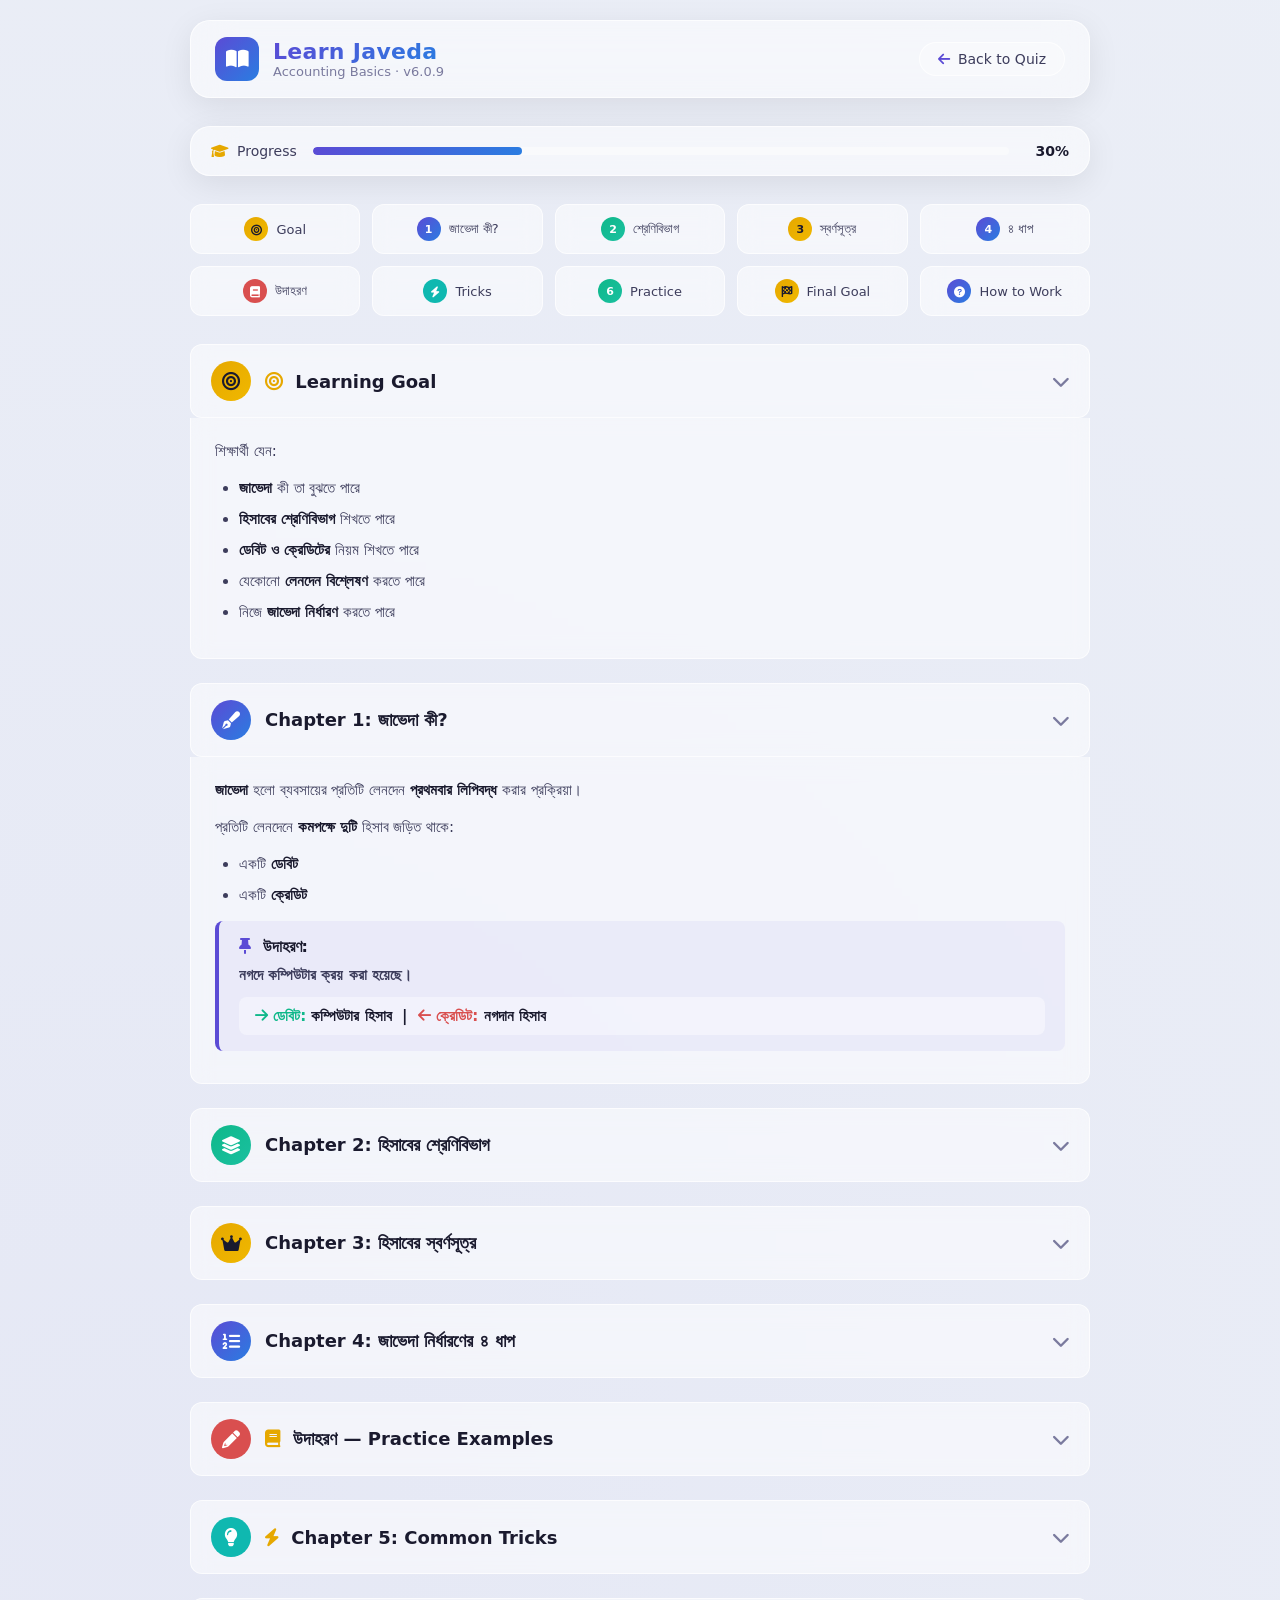
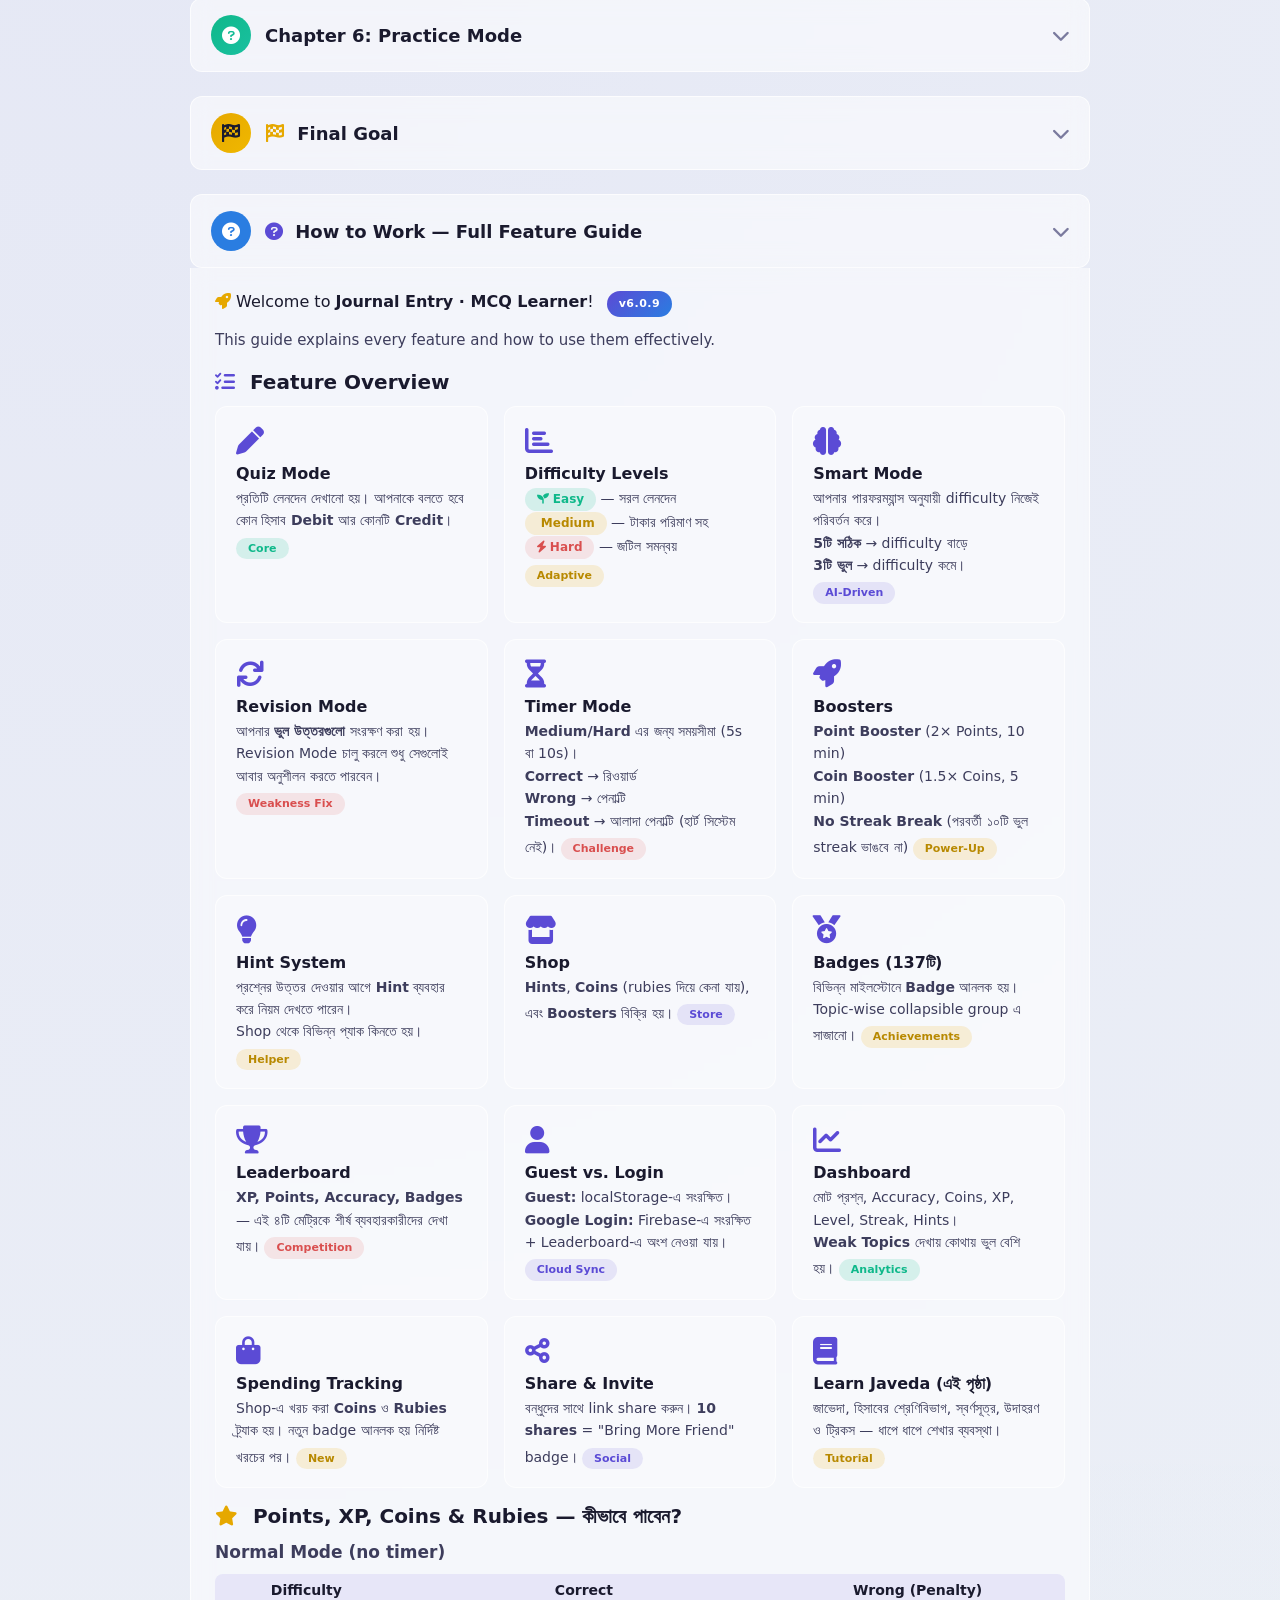
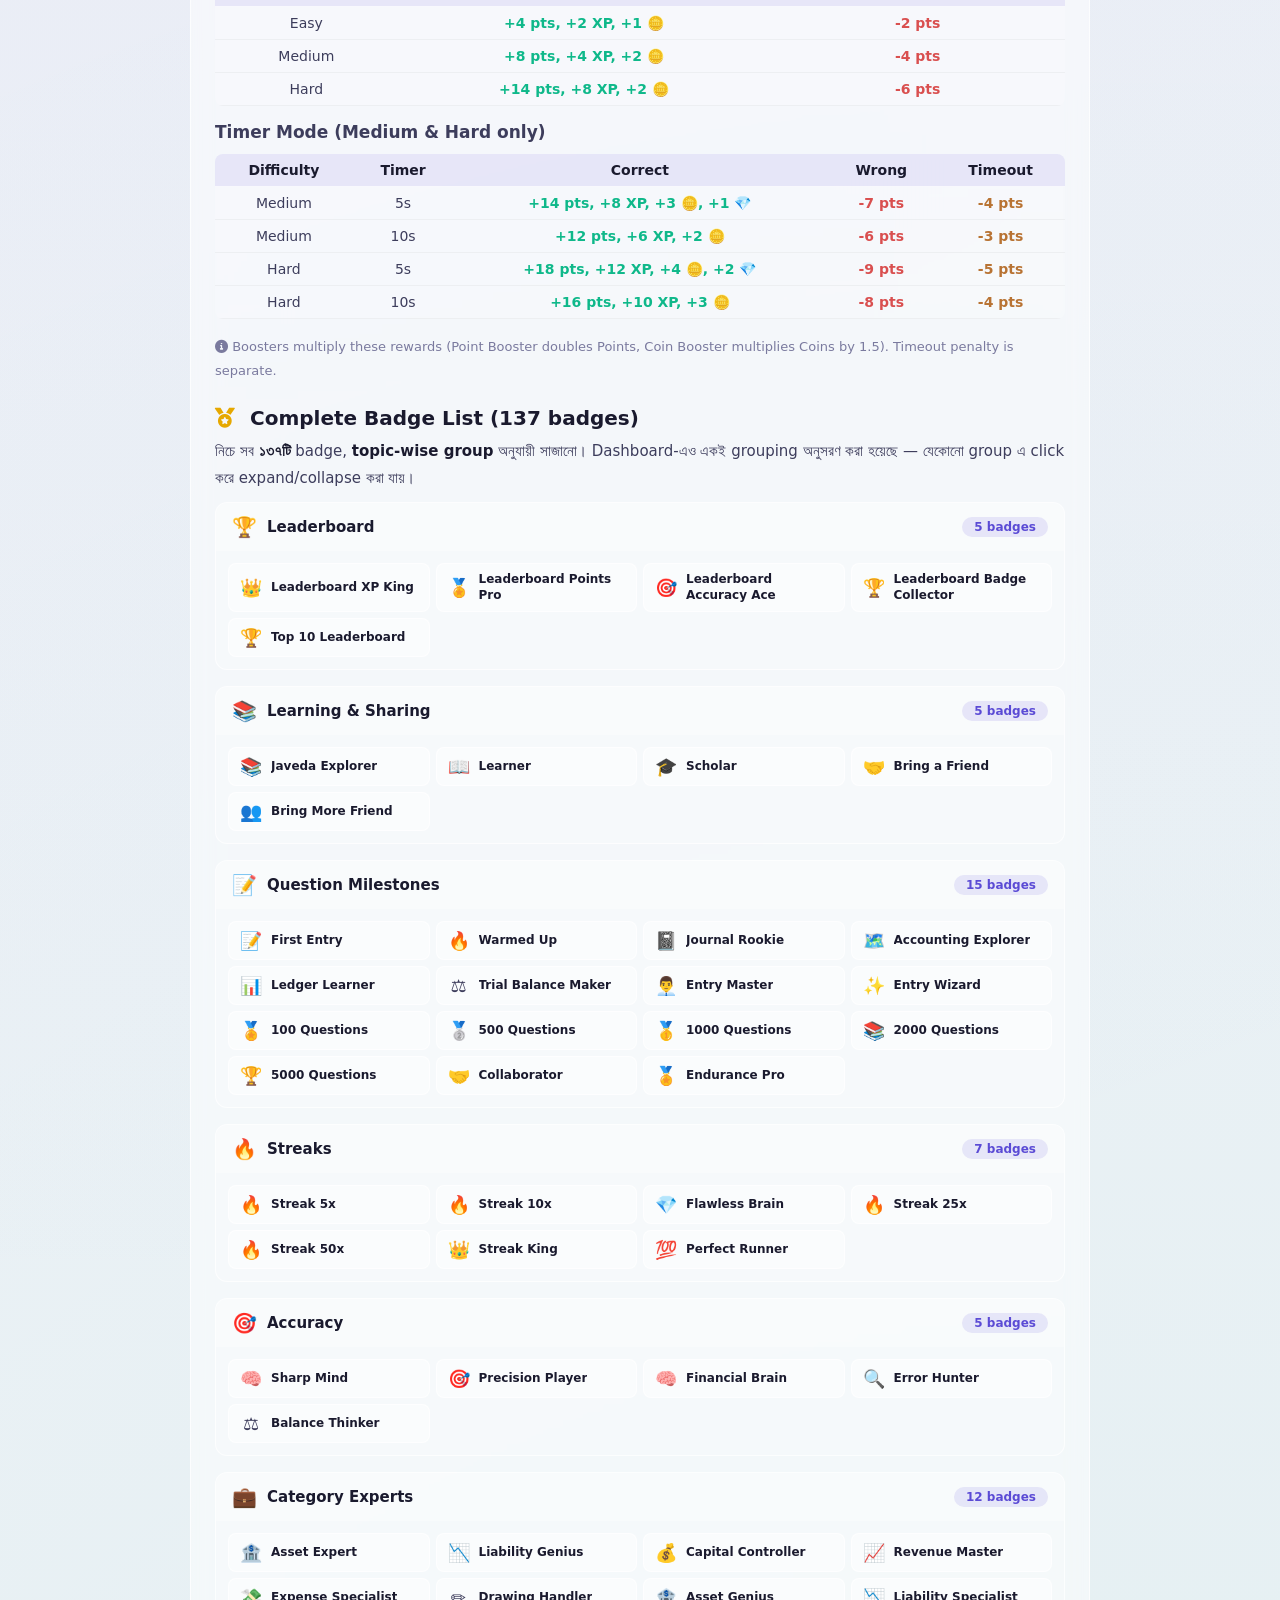
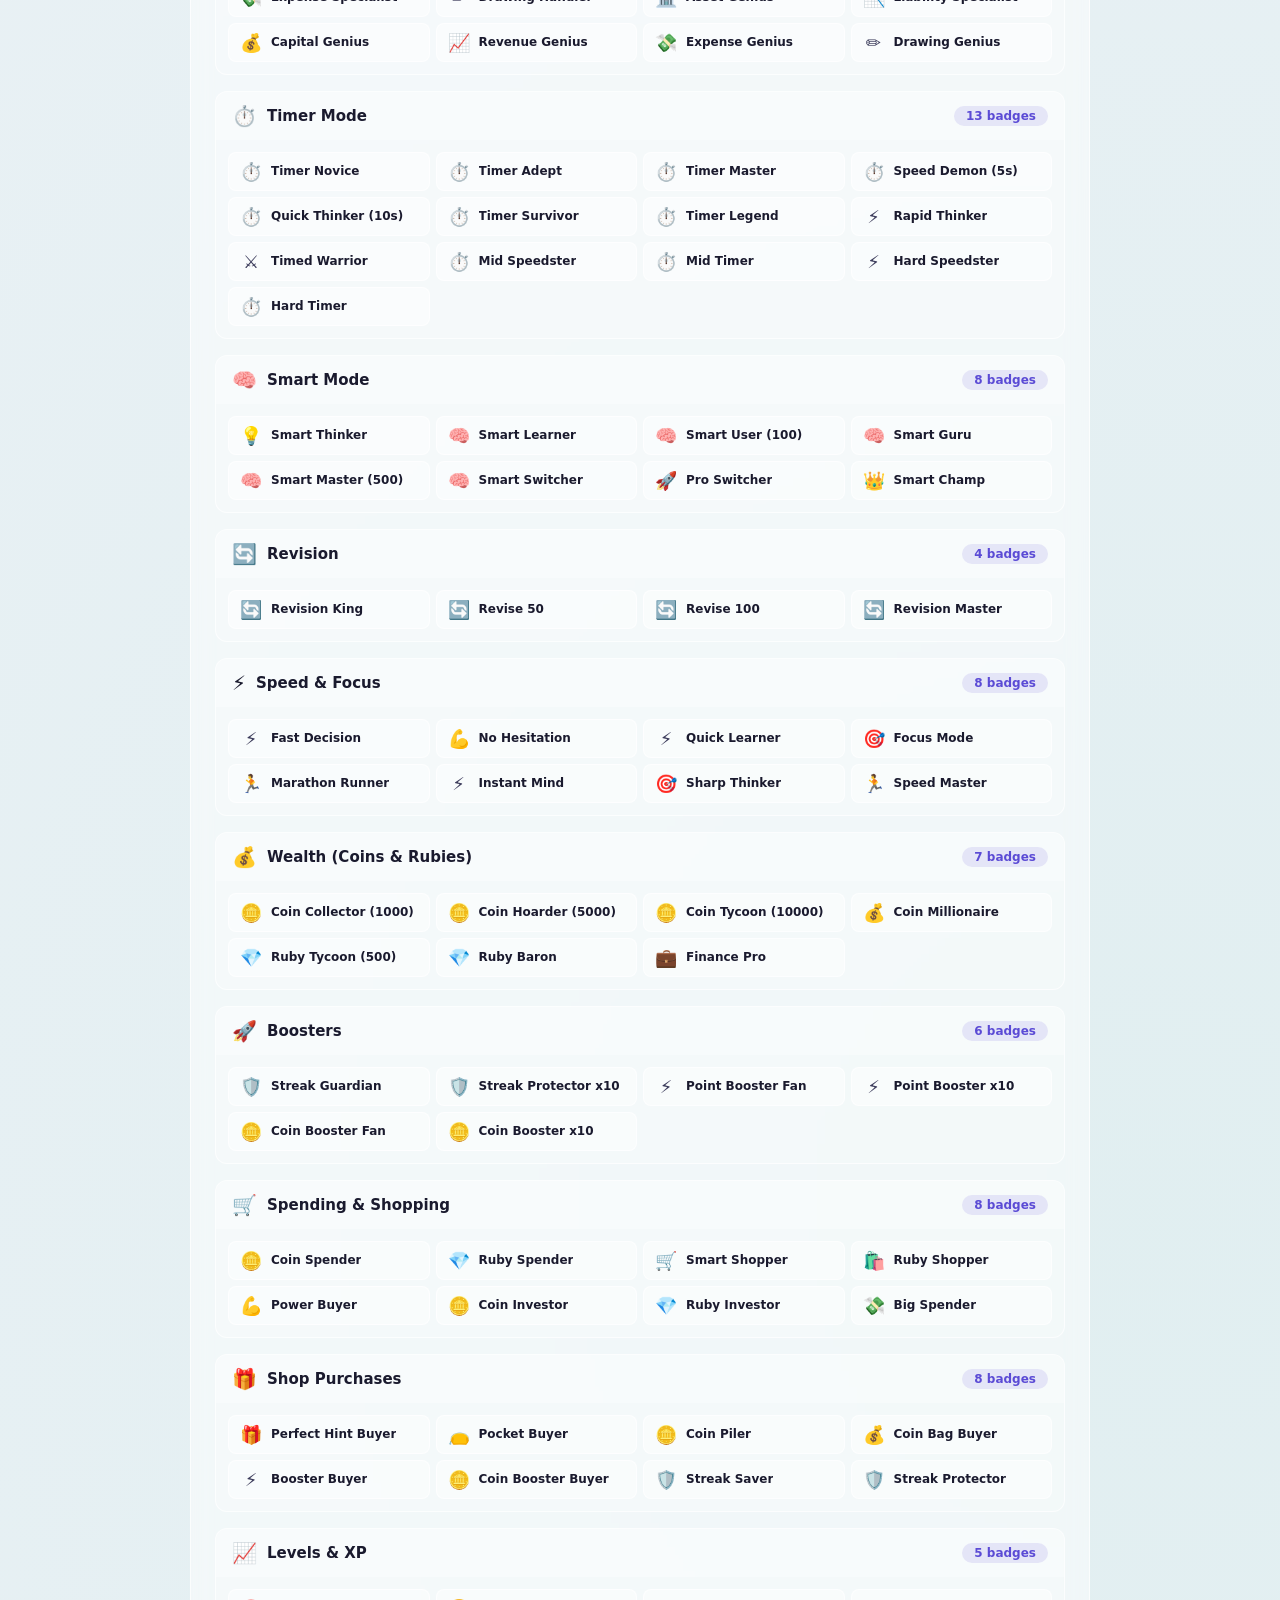
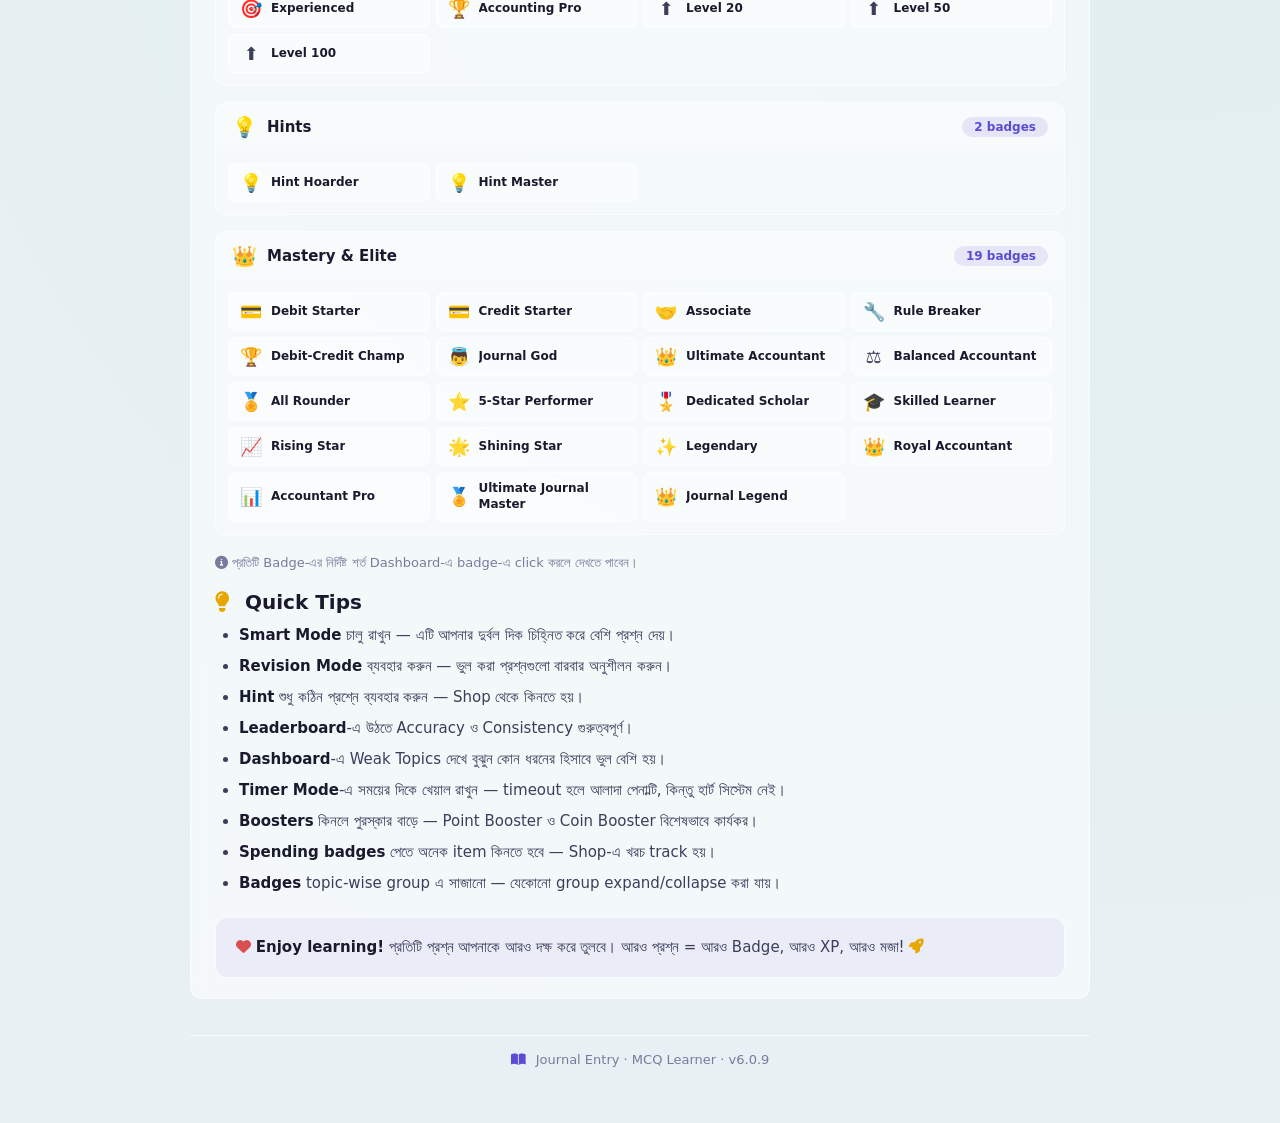
<file: lern.html>
<!DOCTYPE html>
<html lang="bn">
<head>
    <meta charset="UTF-8" />
    <meta name="viewport" content="width=device-width, initial-scale=1.0" />
    <title>Learn Javeda · Accounting Basics</title>
    <link rel="icon" type="image/png" href="jurnel entry.jpeg">
    <link rel="stylesheet" href="https://cdnjs.cloudflare.com/ajax/libs/font-awesome/6.0.0-beta3/css/all.min.css" />
    <style>
        /* ===== RESET & VARIABLES ===== */
        * {
            margin: 0;
            padding: 0;
            box-sizing: border-box;
        }
        :root {
            --bg-body: #eef2f7;
            --glass-bg: rgba(255, 255, 255, 0.50);
            --glass-border: rgba(255, 255, 255, 0.70);
            --glass-shadow: 0 8px 32px rgba(0, 0, 0, 0.08);
            --glass-blur: 20px;
            --text-primary: #1a1a2e;
            --text-secondary: #3d3d5c;
            --text-muted: #7a7a9e;
            --accent-1: #5b4bd5;
            --accent-2: #0fb88a;
            --accent-3: #e6a800;
            --accent-4: #d94f4f;
            --gradient-1: linear-gradient(135deg, #5b4bd5, #2a7de1);
            --gradient-2: linear-gradient(135deg, #0fb88a, #1ac0a0);
            --gradient-3: linear-gradient(135deg, #e6a800, #f0b800);
            --radius: 20px;
            --radius-sm: 12px;
            --radius-xs: 8px;
            --transition: 0.25s ease;
            --font: 'Segoe UI', system-ui, -apple-system, sans-serif;
            --font-bn: 'Noto Sans Bengali', 'Bangla', 'SolaimanLipi', sans-serif;
            --ruby-color: #e0115f;
            --heart-color: #ff3b6f;
        }
        html { scroll-behavior: smooth; }
        body {
            font-family: var(--font);
            background: var(--bg-body);
            color: var(--text-primary);
            min-height: 100vh;
            padding: 20px 16px 40px;
            background-image: radial-gradient(circle at 10% 20%, rgba(91, 75, 213, 0.06) 0%, transparent 50%),
                radial-gradient(circle at 90% 80%, rgba(15, 184, 138, 0.06) 0%, transparent 50%);
        }
        ::-webkit-scrollbar { width: 6px; }
        ::-webkit-scrollbar-track { background: var(--bg-body); }
        ::-webkit-scrollbar-thumb { background: var(--accent-1); border-radius: 10px; }

        .app-container {
            max-width: 900px;
            margin: 0 auto;
            position: relative;
            z-index: 1;
        }

        /* ===== GLASS CARD ===== */
        .glass-card {
            background: var(--glass-bg);
            backdrop-filter: blur(var(--glass-blur));
            -webkit-backdrop-filter: blur(var(--glass-blur));
            border: 1px solid var(--glass-border);
            border-radius: var(--radius);
            box-shadow: var(--glass-shadow);
            transition: var(--transition);
            padding: 24px 28px;
        }
        .glass-card:hover {
            border-color: rgba(255, 255, 255, 0.85);
            box-shadow: 0 12px 40px rgba(0, 0, 0, 0.10);
        }

        /* ===== HEADER ===== */
        .app-header {
            display: flex;
            align-items: center;
            justify-content: space-between;
            flex-wrap: wrap;
            gap: 12px;
            margin-bottom: 28px;
            padding: 16px 24px;
            background: var(--glass-bg);
            backdrop-filter: blur(var(--glass-blur));
            border: 1px solid var(--glass-border);
            border-radius: var(--radius);
            box-shadow: var(--glass-shadow);
        }
        .logo-area { display: flex; align-items: center; gap: 14px; }
        .logo-icon {
            width: 44px; height: 44px;
            background: var(--gradient-1);
            border-radius: var(--radius-sm);
            display: flex; align-items: center; justify-content: center;
            font-size: 20px; font-weight: 700; color: #fff;
        }
        .logo-text {
            font-size: 22px; font-weight: 700;
            background: var(--gradient-1);
            -webkit-background-clip: text;
            -webkit-text-fill-color: transparent;
            background-clip: text;
            letter-spacing: 0.3px;
        }
        .logo-sub { font-size: 13px; color: var(--text-muted); }
        .back-link {
            display: flex; align-items: center; gap: 8px;
            padding: 8px 18px;
            border-radius: 30px;
            border: 1px solid var(--glass-border);
            background: rgba(255, 255, 255, 0.30);
            color: var(--text-secondary);
            font-family: var(--font);
            font-size: 14px; font-weight: 500;
            cursor: pointer;
            text-decoration: none;
            transition: var(--transition);
        }
        .back-link:hover {
            background: rgba(255, 255, 255, 0.55);
            color: var(--text-primary);
            transform: translateY(-2px);
        }
        .back-link i { font-size: 14px; color: var(--accent-1); }

        /* ===== PROGRESS BAR ===== */
        .progress-wrap {
            margin-bottom: 28px;
            padding: 16px 20px;
            background: var(--glass-bg);
            backdrop-filter: blur(var(--glass-blur));
            border: 1px solid var(--glass-border);
            border-radius: var(--radius);
            box-shadow: var(--glass-shadow);
            display: flex; align-items: center; gap: 16px; flex-wrap: wrap;
        }
        .progress-wrap .label {
            font-size: 14px; color: var(--text-secondary);
            font-weight: 500;
            display: flex; align-items: center; gap: 8px;
        }
        .progress-wrap .label i { color: var(--accent-3); }
        .progress-track {
            flex: 1; min-width: 120px;
            height: 8px;
            background: rgba(255, 255, 255, 0.40);
            border-radius: 30px;
            overflow: hidden;
        }
        .progress-track .fill {
            height: 100%; border-radius: 30px;
            background: var(--gradient-1);
            width: 0%; transition: width 0.6s ease;
        }
        .progress-wrap .pct {
            font-size: 14px; font-weight: 600;
            color: var(--text-primary);
            min-width: 44px; text-align: right;
        }

        /* ===== TOC ===== */
        .toc-grid {
            display: grid;
            grid-template-columns: repeat(auto-fill, minmax(170px, 1fr));
            gap: 12px;
            margin-bottom: 28px;
        }
        .toc-item {
            padding: 12px 16px;
            background: var(--glass-bg);
            backdrop-filter: blur(10px);
            border: 1px solid var(--glass-border);
            border-radius: var(--radius-sm);
            text-align: center;
            font-size: 13px; font-weight: 500;
            color: var(--text-secondary);
            cursor: pointer;
            transition: var(--transition);
            text-decoration: none;
            display: flex; align-items: center; justify-content: center; gap: 8px;
        }
        .toc-item:hover {
            background: rgba(255, 255, 255, 0.55);
            color: var(--text-primary);
            transform: translateY(-2px);
            box-shadow: var(--glass-shadow);
        }
        .toc-item .num {
            display: inline-flex;
            align-items: center; justify-content: center;
            width: 24px; height: 24px;
            border-radius: 50%;
            background: var(--gradient-1);
            color: #fff;
            font-size: 11px; font-weight: 700;
            flex-shrink: 0;
        }
        .toc-item .num.gold { background: var(--gradient-3); color: #1a1a2e; }
        .toc-item .num.green { background: var(--gradient-2); color: #fff; }
        .toc-item .num.red { background: var(--accent-4); color: #fff; }
        .toc-item .num.teal { background: #0fb8b0; color: #fff; }
        .toc-item .num.purple { background: var(--gradient-1); color: #fff; }

        /* ===== CHAPTER CARD ===== */
        .chapter { margin-bottom: 24px; scroll-margin-top: 20px; }
        .chapter .ch-header {
            display: flex; align-items: center; gap: 14px;
            cursor: pointer;
            padding: 16px 20px;
            background: var(--glass-bg);
            backdrop-filter: blur(10px);
            border: 1px solid var(--glass-border);
            border-radius: var(--radius-sm);
            transition: var(--transition);
            user-select: none;
        }
        .chapter .ch-header:hover {
            background: rgba(255, 255, 255, 0.55);
            border-color: rgba(255, 255, 255, 0.85);
        }
        .chapter .ch-header .ch-icon {
            width: 40px; height: 40px;
            border-radius: 50%;
            display: flex; align-items: center; justify-content: center;
            font-size: 18px; flex-shrink: 0; color: #fff;
        }
        .chapter .ch-header .ch-icon.purple { background: var(--gradient-1); }
        .chapter .ch-header .ch-icon.green { background: var(--gradient-2); }
        .chapter .ch-header .ch-icon.gold { background: var(--gradient-3); color: #1a1a2e; }
        .chapter .ch-header .ch-icon.red { background: var(--accent-4); }
        .chapter .ch-header .ch-icon.teal { background: #0fb8b0; }
        .chapter .ch-header .ch-icon.blue { background: #2a7de1; }
        .chapter .ch-header .ch-title {
            flex: 1;
            font-size: 18px; font-weight: 600;
            color: var(--text-primary);
        }
        .chapter .ch-header .ch-toggle {
            font-size: 18px; color: var(--text-muted);
            transition: transform 0.3s ease;
        }
        .chapter .ch-header .ch-toggle.open { transform: rotate(180deg); }
        .chapter .ch-body {
            padding: 20px 24px;
            background: var(--glass-bg);
            backdrop-filter: blur(10px);
            border: 1px solid var(--glass-border);
            border-top: none;
            border-radius: 0 0 var(--radius-sm) var(--radius-sm);
            display: none;
            animation: fadeUp 0.3s ease;
        }
        .chapter .ch-body.open { display: block; }
        @keyframes fadeUp {
            from { opacity: 0; transform: translateY(8px); }
            to { opacity: 1; transform: translateY(0); }
        }

        /* ===== TYPOGRAPHY ===== */
        .ch-body h3 {
            font-size: 20px; font-weight: 700;
            color: var(--text-primary);
            margin: 16px 0 8px;
        }
        .ch-body h3:first-child { margin-top: 0; }
        .ch-body h4 {
            font-size: 17px; font-weight: 600;
            color: var(--text-secondary);
            margin: 14px 0 6px;
        }
        .ch-body p {
            font-size: 15px; line-height: 1.8;
            color: var(--text-secondary);
            margin-bottom: 10px;
        }
        .ch-body p strong { color: var(--text-primary); }
        .ch-body ul, .ch-body ol { padding-left: 24px; margin-bottom: 12px; }
        .ch-body li {
            font-size: 15px; line-height: 1.8;
            color: var(--text-secondary);
            margin-bottom: 4px;
        }
        .ch-body li strong { color: var(--text-primary); }

        /* ===== RULE CARDS ===== */
        .rule-grid {
            display: grid;
            grid-template-columns: repeat(auto-fill, minmax(200px, 1fr));
            gap: 12px;
            margin: 12px 0 16px;
        }
        .rule-card {
            padding: 16px 18px;
            background: rgba(255, 255, 255, 0.35);
            border-radius: var(--radius-sm);
            border: 1px solid var(--glass-border);
            text-align: center;
            transition: var(--transition);
        }
        .rule-card:hover {
            background: rgba(255, 255, 255, 0.55);
            transform: translateY(-2px);
        }
        .rule-card .r-label { font-size: 14px; font-weight: 600; color: var(--text-primary); }
        .rule-card .r-rule { font-size: 20px; font-weight: 700; margin: 6px 0 2px; }
        .rule-card .r-rule.debit { color: var(--accent-2); }
        .rule-card .r-rule.credit { color: var(--accent-4); }
        .rule-card .r-desc { font-size: 13px; color: var(--text-muted); }

        /* ===== ADERC BOX ===== */
        .aderc-box {
            background: rgba(255, 215, 0, 0.12);
            border: 2px solid var(--accent-3);
            border-radius: var(--radius-sm);
            padding: 20px 24px;
            margin: 16px 0;
            text-align: center;
        }
        .aderc-box .big {
            font-size: 28px; font-weight: 800;
            letter-spacing: 4px;
            color: var(--text-primary);
        }
        .aderc-box .big span.a { color: var(--accent-1); }
        .aderc-box .big span.d { color: var(--accent-2); }
        .aderc-box .big span.e { color: var(--accent-4); }
        .aderc-box .big span.r { color: var(--accent-3); }
        .aderc-box .big span.c { color: var(--accent-1); }
        .aderc-box .sub { font-size: 15px; color: var(--text-secondary); margin-top: 6px; }

        /* ===== EXAMPLE BOX ===== */
        .example-box {
            background: rgba(91, 75, 213, 0.06);
            border-left: 4px solid var(--accent-1);
            border-radius: var(--radius-xs);
            padding: 16px 20px;
            margin: 12px 0;
        }
        .example-box .ex-title { font-weight: 700; color: var(--text-primary); font-size: 16px; }
        .example-box .ex-detail {
            margin-top: 6px; font-size: 15px;
            color: var(--text-secondary); line-height: 1.8;
        }
        .example-box .ex-detail .debit-text { color: var(--accent-2); font-weight: 600; }
        .example-box .ex-detail .credit-text { color: var(--accent-4); font-weight: 600; }
        .example-box .ex-answer {
            margin-top: 8px; padding: 10px 16px;
            background: rgba(255, 255, 255, 0.40);
            border-radius: var(--radius-xs);
            font-weight: 600; font-size: 15px;
        }
        .example-box .ex-answer .debit-text { color: var(--accent-2); }
        .example-box .ex-answer .credit-text { color: var(--accent-4); }

        /* ===== TRICK CARDS ===== */
        .trick-grid {
            display: grid;
            grid-template-columns: repeat(auto-fill, minmax(220px, 1fr));
            gap: 12px;
            margin: 12px 0 16px;
        }
        .trick-card {
            padding: 14px 18px;
            background: rgba(255, 255, 255, 0.30);
            border-radius: var(--radius-sm);
            border: 1px solid var(--glass-border);
            transition: var(--transition);
        }
        .trick-card:hover {
            background: rgba(255, 255, 255, 0.50);
            transform: translateY(-2px);
        }
        .trick-card .t-phrase { font-weight: 600; color: var(--text-primary); font-size: 15px; }
        .trick-card .t-meaning { font-size: 14px; color: var(--text-secondary); margin-top: 4px; }
        .trick-card .t-result { font-size: 14px; font-weight: 600; margin-top: 4px; }
        .trick-card .t-result.debit { color: var(--accent-2); }
        .trick-card .t-result.credit { color: var(--accent-4); }

        /* ===== STEPS ===== */
        .steps { counter-reset: step; padding-left: 0; list-style: none; margin: 12px 0 16px; }
        .steps li {
            counter-increment: step;
            padding: 12px 16px 12px 56px;
            position: relative;
            background: rgba(255, 255, 255, 0.25);
            border-radius: var(--radius-xs);
            margin-bottom: 8px;
            font-size: 15px; line-height: 1.7;
            color: var(--text-secondary);
            border: 1px solid var(--glass-border);
            transition: var(--transition);
        }
        .steps li:hover { background: rgba(255, 255, 255, 0.45); }
        .steps li::before {
            content: counter(step);
            position: absolute;
            left: 14px; top: 50%;
            transform: translateY(-50%);
            width: 30px; height: 30px;
            border-radius: 50%;
            background: var(--gradient-1);
            color: #fff;
            display: flex; align-items: center; justify-content: center;
            font-weight: 700; font-size: 14px;
        }
        .steps li strong { color: var(--text-primary); }

        /* ===== GOAL BOX ===== */
        .goal-box {
            background: rgba(15, 184, 138, 0.08);
            border: 2px solid var(--accent-2);
            border-radius: var(--radius-sm);
            padding: 20px 24px;
            margin: 16px 0;
            text-align: center;
        }
        .goal-box .goal-icon { font-size: 36px; color: var(--accent-2); margin-bottom: 8px; }
        .goal-box h3 { margin-top: 0 !important; }
        .goal-box ul { display: inline-block; text-align: left; padding-left: 24px; margin: 8px 0 0; }
        .goal-box ul li { font-size: 15px; line-height: 1.8; color: var(--text-secondary); }

        /* ===== FEATURE GRID ===== */
        .feature-grid {
            display: grid;
            grid-template-columns: repeat(auto-fill, minmax(260px, 1fr));
            gap: 16px;
            margin: 12px 0 16px;
        }
        .feature-card {
            background: rgba(255, 255, 255, 0.30);
            border: 1px solid var(--glass-border);
            border-radius: var(--radius-sm);
            padding: 18px 20px;
            transition: var(--transition);
        }
        .feature-card:hover {
            background: rgba(255, 255, 255, 0.50);
            transform: translateY(-2px);
            box-shadow: var(--glass-shadow);
        }
        .feature-card .f-icon {
            font-size: 28px; margin-bottom: 6px;
            display: block; color: var(--accent-1);
        }
        .feature-card .f-title { font-weight: 700; font-size: 16px; color: var(--text-primary); }
        .feature-card .f-desc {
            font-size: 14px; color: var(--text-secondary);
            margin-top: 4px; line-height: 1.6;
        }
        .feature-card .f-tag {
            display: inline-block;
            margin-top: 6px;
            padding: 2px 12px;
            border-radius: 20px;
            font-size: 11px; font-weight: 600;
        }
        .feature-card .f-tag.gold { background: rgba(230, 168, 0, 0.15); color: #b88900; }
        .feature-card .f-tag.green { background: rgba(15, 184, 138, 0.15); color: var(--accent-2); }
        .feature-card .f-tag.purple { background: rgba(91, 75, 213, 0.12); color: var(--accent-1); }
        .feature-card .f-tag.red { background: rgba(217, 79, 79, 0.12); color: var(--accent-4); }

        /* ===== BADGE GROUPS ===== */
        .badge-group-block {
            margin-bottom: 16px;
            border: 1px solid var(--glass-border);
            border-radius: var(--radius-sm);
            overflow: hidden;
            background: rgba(255, 255, 255, 0.20);
        }
        .badge-group-header-row {
            display: flex;
            align-items: center;
            gap: 10px;
            padding: 12px 16px;
            background: rgba(255, 255, 255, 0.30);
            font-weight: 600;
            color: var(--text-primary);
            font-size: 15px;
        }
        .badge-group-header-row .badge-group-icon { font-size: 20px; }
        .badge-group-header-row .badge-group-count-pill {
            margin-left: auto;
            font-size: 12px;
            font-weight: 700;
            padding: 3px 12px;
            border-radius: 12px;
            background: rgba(91, 75, 213, 0.12);
            color: var(--accent-1);
        }
        .badge-list {
            display: grid;
            grid-template-columns: repeat(auto-fill, minmax(200px, 1fr));
            gap: 6px;
            padding: 12px;
        }
        .badge-list-item {
            display: flex;
            align-items: center;
            gap: 8px;
            padding: 8px 10px;
            border-radius: var(--radius-xs);
            background: rgba(255, 255, 255, 0.45);
            border: 1px solid var(--glass-border);
            font-size: 12px;
            color: var(--text-secondary);
            transition: var(--transition);
        }
        .badge-list-item:hover {
            background: rgba(255, 255, 255, 0.70);
            transform: translateY(-2px);
        }
        .badge-list-item .b-icon {
            font-size: 18px;
            width: 24px;
            text-align: center;
            flex-shrink: 0;
        }
        .badge-list-item .b-name {
            font-weight: 600;
            color: var(--text-primary);
            font-size: 12px;
            line-height: 1.3;
            overflow: hidden;
            text-overflow: ellipsis;
            display: -webkit-box;
            -webkit-line-clamp: 2;
            -webkit-box-orient: vertical;
        }

        /* ===== REWARD TABLES ===== */
        .reward-table-wrap { overflow-x: auto; margin: 12px 0 16px; }
        .reward-table {
            width: 100%; border-collapse: collapse;
            font-size: 14px;
            background: rgba(255, 255, 255, 0.20);
            border-radius: var(--radius-xs);
            overflow: hidden;
        }
        .reward-table th {
            background: rgba(91, 75, 213, 0.10);
            padding: 8px 12px;
            text-align: center;
            font-weight: 600;
            color: var(--text-primary);
            border-bottom: 1px solid var(--glass-border);
        }
        .reward-table td {
            padding: 8px 12px;
            text-align: center;
            border-bottom: 1px solid rgba(0, 0, 0, 0.04);
            color: var(--text-secondary);
        }
        .reward-table tr:hover td { background: rgba(255, 255, 255, 0.20); }
        .reward-table .highlight-gain { color: var(--accent-2); font-weight: 600; }
        .reward-table .highlight-loss { color: var(--accent-4); font-weight: 600; }
        .reward-table .highlight-timeout { color: #b87333; font-weight: 600; }

        /* ===== RESPONSIVE ===== */
        @media (max-width: 768px) {
            body { padding: 12px 10px 30px; }
            .app-header { flex-direction: column; align-items: stretch; gap: 12px; padding: 16px; }
            .logo-area { justify-content: center; }
            .back-link { justify-content: center; }
            .glass-card { padding: 18px 14px; }
            .chapter .ch-header { padding: 14px 16px; }
            .chapter .ch-header .ch-title { font-size: 16px; }
            .chapter .ch-body { padding: 16px 14px; }
            .ch-body h3 { font-size: 18px; }
            .ch-body h4 { font-size: 16px; }
            .ch-body p, .ch-body li { font-size: 14px; }
            .rule-grid { grid-template-columns: 1fr 1fr; }
            .trick-grid { grid-template-columns: 1fr 1fr; }
            .feature-grid { grid-template-columns: 1fr; }
            .toc-grid { grid-template-columns: repeat(auto-fill, minmax(130px, 1fr)); }
            .aderc-box .big { font-size: 22px; letter-spacing: 2px; }
            .steps li { padding: 10px 12px 10px 48px; font-size: 14px; }
            .steps li::before { width: 26px; height: 26px; font-size: 12px; left: 10px; }
            .progress-wrap { padding: 12px 16px; }
            .progress-wrap .label { font-size: 13px; }
            .reward-table { font-size: 12px; }
            .reward-table th, .reward-table td { padding: 4px 8px; }
            .badge-list { grid-template-columns: repeat(auto-fill, minmax(150px, 1fr)); }
        }
        @media (max-width: 480px) {
            .glass-card { padding: 14px 10px; }
            .chapter .ch-header .ch-title { font-size: 14px; }
            .chapter .ch-body { padding: 12px 10px; }
            .rule-grid { grid-template-columns: 1fr; }
            .trick-grid { grid-template-columns: 1fr; }
            .toc-grid { grid-template-columns: 1fr 1fr; }
            .aderc-box .big { font-size: 18px; letter-spacing: 1px; }
            .aderc-box { padding: 14px 16px; }
            .example-box { padding: 12px 14px; }
            .goal-box { padding: 14px 16px; }
            .ch-body h3 { font-size: 16px; }
            .feature-card { padding: 14px 16px; }
            .badge-list { grid-template-columns: 1fr 1fr; }
            .badge-list-item { padding: 6px 8px; gap: 6px; }
            .badge-list-item .b-icon { font-size: 16px; width: 20px; }
            .badge-list-item .b-name { font-size: 10px; }
        }

        /* ===== UTILITY ===== */
        .text-center { text-align: center; }
        .mt-8 { margin-top: 8px; }
        .mt-16 { margin-top: 16px; }
        .mb-8 { margin-bottom: 8px; }
        .mb-16 { margin-bottom: 16px; }
        .flex-center { display: flex; align-items: center; justify-content: center; gap: 8px; }
        .tag {
            display: inline-block;
            padding: 2px 12px;
            border-radius: 20px;
            font-size: 12px;
            font-weight: 600;
        }
        .tag.debit { background: rgba(15, 184, 138, 0.15); color: var(--accent-2); }
        .tag.credit { background: rgba(217, 79, 79, 0.15); color: var(--accent-4); }
        .tag.purple { background: rgba(91, 75, 213, 0.12); color: var(--accent-1); }
        .tag.gold { background: rgba(230, 168, 0, 0.15); color: #b88900; }
        .tag.green { background: rgba(15, 184, 138, 0.15); color: var(--accent-2); }
        .tag.red { background: rgba(217, 79, 79, 0.12); color: var(--accent-4); }
        .icon-circle { display: inline-block; font-size: 14px; margin-right: 4px; }
        .icon-circle.green { color: var(--accent-2); }
        .icon-circle.red { color: var(--accent-4); }
        .icon-circle.gold { color: var(--accent-3); }
        .icon-circle.purple { color: var(--accent-1); }
        .icon-circle.blue { color: #2a7de1; }
        .version-badge {
            display: inline-block;
            font-size: 11px;
            font-weight: 700;
            padding: 3px 12px;
            border-radius: 20px;
            background: var(--gradient-1);
            color: #fff;
            letter-spacing: 0.5px;
        }
    </style>
</head>
<body>

    <div class="app-container">

        <!-- ===== HEADER ===== -->
        <header class="app-header">
            <div class="logo-area">
                <div class="logo-icon"><i class="fas fa-book-open"></i></div>
                <div>
                    <div class="logo-text">Learn Javeda</div>
                    <div class="logo-sub">Accounting Basics · v6.0.9</div>
                </div>
            </div>
            <a href="index.html" class="back-link">
                <i class="fas fa-arrow-left"></i> Back to Quiz
            </a>
        </header>

        <!-- ===== PROGRESS ===== -->
        <div class="progress-wrap" id="progressWrap">
            <span class="label"><i class="fas fa-graduation-cap"></i> Progress</span>
            <div class="progress-track">
                <div class="fill" id="progressFill" style="width:0%;"></div>
            </div>
            <span class="pct" id="progressPct">0%</span>
        </div>

        <!-- ===== TABLE OF CONTENTS ===== -->
        <div class="toc-grid" id="tocGrid">
            <a href="#ch-goal" class="toc-item"><span class="num gold"><i class="fas fa-bullseye"></i></span> Goal</a>
            <a href="#ch-1" class="toc-item"><span class="num">1</span> জাভেদা কী?</a>
            <a href="#ch-2" class="toc-item"><span class="num green">2</span> শ্রেণিবিভাগ</a>
            <a href="#ch-3" class="toc-item"><span class="num gold">3</span> স্বর্ণসূত্র</a>
            <a href="#ch-4" class="toc-item"><span class="num">4</span> ৪ ধাপ</a>
            <a href="#ch-examples" class="toc-item"><span class="num red"><i class="fas fa-book"></i></span> উদাহরণ</a>
            <a href="#ch-tricks" class="toc-item"><span class="num teal"><i class="fas fa-bolt"></i></span> Tricks</a>
            <a href="#ch-practice" class="toc-item"><span class="num green">6</span> Practice</a>
            <a href="#ch-final" class="toc-item"><span class="num gold"><i class="fas fa-flag-checkered"></i></span> Final Goal</a>
            <a href="#ch-howto" class="toc-item"><span class="num purple"><i class="fas fa-question-circle"></i></span> How to Work</a>
        </div>

        <!-- ============================================================
        CHAPTER: GOAL
        ============================================================ -->
        <div class="chapter" id="ch-goal">
            <div class="ch-header" onclick="toggleChapter(this)">
                <div class="ch-icon gold"><i class="fas fa-bullseye"></i></div>
                <span class="ch-title"><i class="fas fa-bullseye" style="color:var(--accent-3);margin-right:6px;"></i> Learning Goal</span>
                <span class="ch-toggle"><i class="fas fa-chevron-down"></i></span>
            </div>
            <div class="ch-body open">
                <p>শিক্ষার্থী যেন:</p>
                <ul>
                    <li><strong>জাভেদা</strong> কী তা বুঝতে পারে</li>
                    <li><strong>হিসাবের শ্রেণিবিভাগ</strong> শিখতে পারে</li>
                    <li><strong>ডেবিট ও ক্রেডিটের</strong> নিয়ম শিখতে পারে</li>
                    <li>যেকোনো <strong>লেনদেন বিশ্লেষণ</strong> করতে পারে</li>
                    <li>নিজে <strong>জাভেদা নির্ধারণ</strong> করতে পারে</li>
                </ul>
            </div>
        </div>

        <!-- ============================================================
        CHAPTER 1: জাভেদা কী?
        ============================================================ -->
        <div class="chapter" id="ch-1">
            <div class="ch-header" onclick="toggleChapter(this)">
                <div class="ch-icon purple"><i class="fas fa-pen-fancy"></i></div>
                <span class="ch-title">Chapter 1: জাভেদা কী?</span>
                <span class="ch-toggle"><i class="fas fa-chevron-down"></i></span>
            </div>
            <div class="ch-body">
                <p><strong>জাভেদা</strong> হলো ব্যবসায়ের প্রতিটি লেনদেন <strong>প্রথমবার লিপিবদ্ধ</strong> করার প্রক্রিয়া।</p>
                <p>প্রতিটি লেনদেনে <strong>কমপক্ষে দুটি</strong> হিসাব জড়িত থাকে:</p>
                <ul>
                    <li>একটি <strong class="debit-text">ডেবিট</strong></li>
                    <li>একটি <strong class="credit-text">ক্রেডিট</strong></li>
                </ul>

                <div class="example-box">
                    <div class="ex-title"><i class="fas fa-thumbtack" style="color:var(--accent-1);margin-right:6px;"></i> উদাহরণ:</div>
                    <div class="ex-detail">
                        <strong>নগদে কম্পিউটার ক্রয় করা হয়েছে।</strong>
                    </div>
                    <div class="ex-answer">
                        <span class="debit-text"><i class="fas fa-arrow-right"></i> ডেবিট:</span> কম্পিউটার হিসাব &nbsp;|&nbsp;
                        <span class="credit-text"><i class="fas fa-arrow-left"></i> ক্রেডিট:</span> নগদান হিসাব
                    </div>
                </div>
            </div>
        </div>

        <!-- ============================================================
        CHAPTER 2: হিসাবের শ্রেণিবিভাগ
        ============================================================ -->
        <div class="chapter" id="ch-2">
            <div class="ch-header" onclick="toggleChapter(this)">
                <div class="ch-icon green"><i class="fas fa-layer-group"></i></div>
                <span class="ch-title">Chapter 2: হিসাবের শ্রেণিবিভাগ</span>
                <span class="ch-toggle"><i class="fas fa-chevron-down"></i></span>
            </div>
            <div class="ch-body">
                <p>সব হিসাবকে <strong>৬টি প্রধান শ্রেণিতে</strong> ভাগ করা যায় (Drawing সহ)।</p>

                <h4><i class="fas fa-circle icon-circle green"></i> Asset (সম্পদ)</h4>
                <p>উদাহরণ: নগদান, ব্যাংক, দেনাদার, কম্পিউটার, আসবাবপত্র</p>

                <h4><i class="fas fa-circle icon-circle red"></i> Liability (দায়)</h4>
                <p>উদাহরণ: পাওনাদার, প্রদেয় হিসাব, ব্যাংক ঋণ</p>

                <h4><i class="fas fa-circle icon-circle gold"></i> Capital (মূলধন)</h4>
                <p>উদাহরণ: মূলধন হিসাব</p>

                <h4><i class="fas fa-circle icon-circle purple"></i> Revenue (আয়)</h4>
                <p>উদাহরণ: বিক্রয়, কমিশন প্রাপ্তি, সুদ প্রাপ্তি, সেবা আয়</p>

                <h4><i class="fas fa-circle icon-circle blue"></i> Expense (ব্যয়)</h4>
                <p>উদাহরণ: বেতন, ভাড়া, বিজ্ঞাপন, বীমা, খাজনা</p>

                <h4><i class="fas fa-circle icon-circle gold"></i> Drawing (উত্তোলন)</h4>
                <p>উদাহরণ: মালিকের ব্যক্তিগত উত্তোলন</p>
            </div>
        </div>

        <!-- ============================================================
        CHAPTER 3: স্বর্ণসূত্র
        ============================================================ -->
        <div class="chapter" id="ch-3">
            <div class="ch-header" onclick="toggleChapter(this)">
                <div class="ch-icon gold"><i class="fas fa-crown"></i></div>
                <span class="ch-title">Chapter 3: হিসাবের স্বর্ণসূত্র</span>
                <span class="ch-toggle"><i class="fas fa-chevron-down"></i></span>
            </div>
            <div class="ch-body">
                <div class="rule-grid">
                    <div class="rule-card">
                        <div class="r-label"><i class="fas fa-circle icon-circle green"></i> Asset (সম্পদ)</div>
                        <div class="r-rule debit">বৃদ্ধি → Debit</div>
                        <div class="r-rule credit">হ্রাস → Credit</div>
                    </div>
                    <div class="rule-card">
                        <div class="r-label"><i class="fas fa-circle icon-circle red"></i> Liability (দায়)</div>
                        <div class="r-rule credit">বৃদ্ধি → Credit</div>
                        <div class="r-rule debit">হ্রাস → Debit</div>
                    </div>
                    <div class="rule-card">
                        <div class="r-label"><i class="fas fa-circle icon-circle gold"></i> Capital (মূলধন)</div>
                        <div class="r-rule credit">বৃদ্ধি → Credit</div>
                        <div class="r-rule debit">হ্রাস → Debit</div>
                    </div>
                    <div class="rule-card">
                        <div class="r-label"><i class="fas fa-circle icon-circle purple"></i> Revenue (আয়)</div>
                        <div class="r-rule credit">বৃদ্ধি → Credit</div>
                        <div class="r-rule debit">হ্রাস → Debit</div>
                    </div>
                    <div class="rule-card">
                        <div class="r-label"><i class="fas fa-circle icon-circle blue"></i> Expense (ব্যয়)</div>
                        <div class="r-rule debit">বৃদ্ধি → Debit</div>
                        <div class="r-rule credit">হ্রাস → Credit</div>
                    </div>
                    <div class="rule-card">
                        <div class="r-label"><i class="fas fa-circle icon-circle gold"></i> Drawing (উত্তোলন)</div>
                        <div class="r-rule debit">বৃদ্ধি → Debit</div>
                        <div class="r-rule credit">হ্রাস → Credit</div>
                    </div>
                </div>

                <!-- ADERC Shortcut -->
                <div class="aderc-box">
                    <div class="big">
                        <span class="a">A</span><span class="d">D</span><span class="e">E</span><span class="r">R</span><span class="c">C</span>
                    </div>
                    <div class="sub">
                        <strong>A</strong>sset · <strong>D</strong>ebit Increase · <strong>E</strong>xpense<br />
                        <strong>R</strong>evenue · <strong>C</strong>redit Increase
                    </div>
                    <div style="margin-top:10px;font-size:14px;color:var(--text-secondary);">
                        <span class="tag debit">Asset, Expense &amp; Drawing ↑ → Debit</span>
                        <span class="tag credit">Liability, Capital &amp; Revenue ↑ → Credit</span>
                    </div>
                </div>
            </div>
        </div>

        <!-- ============================================================
        CHAPTER 4: ৪ ধাপ
        ============================================================ -->
        <div class="chapter" id="ch-4">
            <div class="ch-header" onclick="toggleChapter(this)">
                <div class="ch-icon purple"><i class="fas fa-list-ol"></i></div>
                <span class="ch-title">Chapter 4: জাভেদা নির্ধারণের ৪ ধাপ</span>
                <span class="ch-toggle"><i class="fas fa-chevron-down"></i></span>
            </div>
            <div class="ch-body">
                <ol class="steps">
                    <li><strong>লেনদেন পড়ো</strong> — ভালো করে বুঝো কী ঘটেছে।</li>
                    <li><strong>কোন কোন হিসাব জড়িত</strong> তা খুঁজে বের করো।</li>
                    <li>প্রতিটি হিসাব <strong>কোন শ্রেণির</strong> তা নির্ধারণ করো।</li>
                    <li>হিসাব <strong>বৃদ্ধি নাকি হ্রাস</strong> পেয়েছে তা দেখো।<br />
                        তারপর <strong>স্বর্ণসূত্র</strong> প্রয়োগ করো।</li>
                </ol>
            </div>
        </div>

        <!-- ============================================================
        CHAPTER: EXAMPLES
        ============================================================ -->
        <div class="chapter" id="ch-examples">
            <div class="ch-header" onclick="toggleChapter(this)">
                <div class="ch-icon red"><i class="fas fa-pencil-alt"></i></div>
                <span class="ch-title"><i class="fas fa-book" style="color:var(--accent-3);margin-right:6px;"></i> উদাহরণ — Practice Examples</span>
                <span class="ch-toggle"><i class="fas fa-chevron-down"></i></span>
            </div>
            <div class="ch-body">

                <div class="example-box">
                    <div class="ex-title"><i class="fas fa-star" style="color:var(--accent-3);margin-right:6px;"></i> Example 1</div>
                    <div class="ex-detail">
                        <strong>নগদে কম্পিউটার ক্রয় করা হয়েছে।</strong><br />
                        <span style="color:var(--text-muted);font-size:14px;">জড়িত হিসাব: কম্পিউটার · নগদান</span><br />
                        <span style="color:var(--text-muted);font-size:14px;">কম্পিউটার = Asset বৃদ্ধি · নগদান = Asset হ্রাস</span>
                    </div>
                    <div class="ex-answer">
                        <span class="debit-text">কম্পিউটার → Debit</span> &nbsp;|&nbsp;
                        <span class="credit-text">নগদান → Credit</span>
                    </div>
                </div>

                <div class="example-box">
                    <div class="ex-title"><i class="fas fa-star" style="color:var(--accent-3);margin-right:6px;"></i> Example 2</div>
                    <div class="ex-detail">
                        <strong>কর্মচারীর বেতন প্রদান করা হয়েছে।</strong><br />
                        <span style="color:var(--text-muted);font-size:14px;">জড়িত হিসাব: বেতন · নগদান</span><br />
                        <span style="color:var(--text-muted);font-size:14px;">বেতন = Expense বৃদ্ধি · নগদান = Asset হ্রাস</span>
                    </div>
                    <div class="ex-answer">
                        <span class="debit-text">বেতন → Debit</span> &nbsp;|&nbsp;
                        <span class="credit-text">নগদান → Credit</span>
                    </div>
                </div>

                <div class="example-box">
                    <div class="ex-title"><i class="fas fa-star" style="color:var(--accent-3);margin-right:6px;"></i> Example 3</div>
                    <div class="ex-detail">
                        <strong>ধারে মাল বিক্রয় করা হয়েছে।</strong><br />
                        <span style="color:var(--text-muted);font-size:14px;">জড়িত হিসাব: দেনাদার · বিক্রয়</span><br />
                        <span style="color:var(--text-muted);font-size:14px;">দেনাদার = Asset বৃদ্ধি · বিক্রয় = Revenue বৃদ্ধি</span>
                    </div>
                    <div class="ex-answer">
                        <span class="debit-text">দেনাদার → Debit</span> &nbsp;|&nbsp;
                        <span class="credit-text">বিক্রয় → Credit</span>
                    </div>
                </div>

            </div>
        </div>

        <!-- ============================================================
        CHAPTER 5: TRICKS
        ============================================================ -->
        <div class="chapter" id="ch-tricks">
            <div class="ch-header" onclick="toggleChapter(this)">
                <div class="ch-icon teal"><i class="fas fa-lightbulb"></i></div>
                <span class="ch-title"><i class="fas fa-bolt" style="color:var(--accent-3);margin-right:6px;"></i> Chapter 5: Common Tricks</span>
                <span class="ch-toggle"><i class="fas fa-chevron-down"></i></span>
            </div>
            <div class="ch-body">
                <div class="trick-grid">
                    <div class="trick-card">
                        <div class="t-phrase"><i class="fas fa-hand-holding-usd" style="color:var(--accent-1);margin-right:6px;"></i> "প্রদান করা হয়েছে"</div>
                        <div class="t-meaning">Cash / Bank কমে</div>
                        <div class="t-result credit">Cash / Bank → Credit</div>
                    </div>
                    <div class="trick-card">
                        <div class="t-phrase"><i class="fas fa-hand-holding-heart" style="color:var(--accent-2);margin-right:6px;"></i> "পাওয়া গেছে"</div>
                        <div class="t-meaning">Cash / Bank বাড়ে</div>
                        <div class="t-result debit">Cash / Bank → Debit</div>
                    </div>
                    <div class="trick-card">
                        <div class="t-phrase"><i class="fas fa-shopping-cart" style="color:var(--accent-3);margin-right:6px;"></i> "ক্রয় করা হয়েছে"</div>
                        <div class="t-meaning">Asset / Purchase বাড়ে</div>
                        <div class="t-result debit">Asset / Purchase → Debit</div>
                    </div>
                    <div class="trick-card">
                        <div class="t-phrase"><i class="fas fa-tag" style="color:var(--accent-4);margin-right:6px;"></i> "বিক্রয় করা হয়েছে"</div>
                        <div class="t-meaning">Revenue বাড়ে</div>
                        <div class="t-result credit">Sales → Credit</div>
                    </div>
                    <div class="trick-card">
                        <div class="t-phrase"><i class="fas fa-gavel" style="color:var(--accent-1);margin-right:6px;"></i> "ধার্য করা হয়েছে"</div>
                        <div class="t-meaning">প্রসঙ্গ বুঝতে হবে</div>
                        <div class="t-result" style="color:var(--text-secondary);font-weight:400;">
                            অবচয় · কুঋণ · ব্যাংক চার্জ → Expense Debit
                        </div>
                    </div>
                </div>
            </div>
        </div>

        <!-- ============================================================
        CHAPTER 6: PRACTICE
        ============================================================ -->
        <div class="chapter" id="ch-practice">
            <div class="ch-header" onclick="toggleChapter(this)">
                <div class="ch-icon green"><i class="fas fa-question-circle"></i></div>
                <span class="ch-title">Chapter 6: Practice Mode</span>
                <span class="ch-toggle"><i class="fas fa-chevron-down"></i></span>
            </div>
            <div class="ch-body">
                <p>প্রতিটি অধ্যায়ের শেষে <strong>MCQ</strong> থাকবে।</p>
                <p>
                    <span class="tag green" style="margin-right:4px;"><i class="fas fa-seedling"></i> সহজ</span>
                    <span class="tag gold" style="margin-right:4px;"><i class="fas fa-chart-simple"></i> মাঝারি</span>
                    <span class="tag red"><i class="fas fa-bolt"></i> কঠিন</span>
                </p>
                <p style="margin-top:8px;">
                    এই ধাপে User বাস্তব লেনদেন বিশ্লেষণ করে <strong>Debit</strong> অথবা <strong>Credit</strong> নির্ধারণ করবে।
                </p>
                <div style="margin-top:12px;text-align:center;">
                    <a href="index.html" class="back-link" style="display:inline-flex;border:2px solid var(--accent-1);background:rgba(91,75,213,0.06);">
                        <i class="fas fa-play"></i> Go to Quiz
                    </a>
                </div>
            </div>
        </div>

        <!-- ============================================================
        CHAPTER: FINAL GOAL
        ============================================================ -->
        <div class="chapter" id="ch-final">
            <div class="ch-header" onclick="toggleChapter(this)">
                <div class="ch-icon gold"><i class="fas fa-flag-checkered"></i></div>
                <span class="ch-title"><i class="fas fa-flag-checkered" style="color:var(--accent-3);margin-right:6px;"></i> Final Goal</span>
                <span class="ch-toggle"><i class="fas fa-chevron-down"></i></span>
            </div>
            <div class="ch-body">
                <div class="goal-box">
                    <div class="goal-icon"><i class="fas fa-star"></i></div>
                    <h3 style="margin-top:0 !important;">শিক্ষার্থী যখন:</h3>
                    <ul>
                        <li>হিসাবের <strong>শ্রেণি চিনতে</strong> পারবে</li>
                        <li><strong>বৃদ্ধি / হ্রাস</strong> বুঝতে পারবে</li>
                        <li><strong>স্বর্ণসূত্র</strong> প্রয়োগ করতে পারবে</li>
                    </ul>
                    <p style="margin-top:12px;font-weight:600;color:var(--text-primary);">
                        তখন সে প্রায় যেকোনো সাধারণ জাভেদা সঠিকভাবে সমাধান করতে পারবে। <i class="fas fa-rocket" style="color:var(--accent-3);"></i>
                    </p>
                </div>
            </div>
        </div>

        <!-- ============================================================
        CHAPTER: HOW TO WORK
        ============================================================ -->
        <div class="chapter" id="ch-howto">
            <div class="ch-header" onclick="toggleChapter(this)">
                <div class="ch-icon blue"><i class="fas fa-question-circle"></i></div>
                <span class="ch-title"><i class="fas fa-question-circle" style="color:var(--accent-1);margin-right:6px;"></i> How to Work — Full Feature Guide</span>
                <span class="ch-toggle"><i class="fas fa-chevron-down"></i></span>
            </div>
            <div class="ch-body">

                <p style="font-size:16px;font-weight:500;color:var(--text-primary);">
                    <i class="fas fa-rocket" style="color:var(--accent-3);"></i>
                    Welcome to <strong>Journal Entry · MCQ Learner</strong>!
                    <span class="version-badge" style="margin-left:8px;">v6.0.9</span>
                </p>
                <p>This guide explains every feature and how to use them effectively.</p>

                <!-- ===== FEATURE GRID ===== -->
                <h3><i class="fas fa-list-check" style="color:var(--accent-1);margin-right:8px;"></i> Feature Overview</h3>
                <div class="feature-grid">

                    <div class="feature-card">
                        <span class="f-icon"><i class="fas fa-pen"></i></span>
                        <div class="f-title">Quiz Mode</div>
                        <div class="f-desc">
                            প্রতিটি লেনদেন দেখানো হয়। আপনাকে বলতে হবে কোন হিসাব <strong>Debit</strong> আর কোনটি <strong>Credit</strong>।
                            <span class="f-tag green">Core</span>
                        </div>
                    </div>

                    <div class="feature-card">
                        <span class="f-icon"><i class="fas fa-chart-bar"></i></span>
                        <div class="f-title">Difficulty Levels</div>
                        <div class="f-desc">
                            <span class="tag green"><i class="fas fa-seedling"></i> Easy</span> — সরল লেনদেন<br>
                            <span class="tag gold"><i class="fas fa-chart-simple"></i> Medium</span> — টাকার পরিমাণ সহ<br>
                            <span class="tag red"><i class="fas fa-bolt"></i> Hard</span> — জটিল সমন্বয়
                            <span class="f-tag gold">Adaptive</span>
                        </div>
                    </div>

                    <div class="feature-card">
                        <span class="f-icon"><i class="fas fa-brain"></i></span>
                        <div class="f-title">Smart Mode</div>
                        <div class="f-desc">
                            আপনার পারফরম্যান্স অনুযায়ী difficulty নিজেই পরিবর্তন করে।<br>
                            <strong>5টি সঠিক</strong> → difficulty বাড়ে<br>
                            <strong>3টি ভুল</strong> → difficulty কমে।
                            <span class="f-tag purple">AI-Driven</span>
                        </div>
                    </div>

                    <div class="feature-card">
                        <span class="f-icon"><i class="fas fa-sync"></i></span>
                        <div class="f-title">Revision Mode</div>
                        <div class="f-desc">
                            আপনার <strong>ভুল উত্তরগুলো</strong> সংরক্ষণ করা হয়। Revision Mode চালু করলে শুধু সেগুলোই আবার অনুশীলন করতে পারবেন।
                            <span class="f-tag red">Weakness Fix</span>
                        </div>
                    </div>

                    <div class="feature-card">
                        <span class="f-icon"><i class="fas fa-hourglass-half"></i></span>
                        <div class="f-title">Timer Mode</div>
                        <div class="f-desc">
                            <strong>Medium/Hard</strong> এর জন্য সময়সীমা (5s বা 10s)।<br>
                            <strong>Correct</strong> → রিওয়ার্ড<br>
                            <strong>Wrong</strong> → পেনাল্টি<br>
                            <strong>Timeout</strong> → আলাদা পেনাল্টি (হার্ট সিস্টেম নেই)।
                            <span class="f-tag red">Challenge</span>
                        </div>
                    </div>

                    <div class="feature-card">
                        <span class="f-icon"><i class="fas fa-rocket"></i></span>
                        <div class="f-title">Boosters</div>
                        <div class="f-desc">
                            <strong>Point Booster</strong> (2× Points, 10 min)<br>
                            <strong>Coin Booster</strong> (1.5× Coins, 5 min)<br>
                            <strong>No Streak Break</strong> (পরবর্তী ১০টি ভুল streak ভাঙবে না)
                            <span class="f-tag gold">Power-Up</span>
                        </div>
                    </div>

                    <div class="feature-card">
                        <span class="f-icon"><i class="fas fa-lightbulb"></i></span>
                        <div class="f-title">Hint System</div>
                        <div class="f-desc">
                            প্রশ্নের উত্তর দেওয়ার আগে <strong>Hint</strong> ব্যবহার করে নিয়ম দেখতে পারেন।<br>
                            Shop থেকে বিভিন্ন প্যাক কিনতে হয়।
                            <span class="f-tag gold">Helper</span>
                        </div>
                    </div>

                    <div class="feature-card">
                        <span class="f-icon"><i class="fas fa-store"></i></span>
                        <div class="f-title">Shop</div>
                        <div class="f-desc">
                            <strong>Hints</strong>, <strong>Coins</strong> (rubies দিয়ে কেনা যায়), এবং <strong>Boosters</strong> বিক্রি হয়।
                            <span class="f-tag purple">Store</span>
                        </div>
                    </div>

                    <div class="feature-card">
                        <span class="f-icon"><i class="fas fa-medal"></i></span>
                        <div class="f-title">Badges (137টি)</div>
                        <div class="f-desc">
                            বিভিন্ন মাইলস্টোনে <strong>Badge</strong> আনলক হয়। Topic-wise collapsible group এ সাজানো।
                            <span class="f-tag gold">Achievements</span>
                        </div>
                    </div>

                    <div class="feature-card">
                        <span class="f-icon"><i class="fas fa-trophy"></i></span>
                        <div class="f-title">Leaderboard</div>
                        <div class="f-desc">
                            <strong>XP, Points, Accuracy, Badges</strong> — এই ৪টি মেট্রিকে শীর্ষ ব্যবহারকারীদের দেখা যায়।
                            <span class="f-tag red">Competition</span>
                        </div>
                    </div>

                    <div class="feature-card">
                        <span class="f-icon"><i class="fas fa-user"></i></span>
                        <div class="f-title">Guest vs. Login</div>
                        <div class="f-desc">
                            <strong>Guest:</strong> localStorage-এ সংরক্ষিত।<br>
                            <strong>Google Login:</strong> Firebase-এ সংরক্ষিত + Leaderboard-এ অংশ নেওয়া যায়।
                            <span class="f-tag purple">Cloud Sync</span>
                        </div>
                    </div>

                    <div class="feature-card">
                        <span class="f-icon"><i class="fas fa-chart-line"></i></span>
                        <div class="f-title">Dashboard</div>
                        <div class="f-desc">
                            মোট প্রশ্ন, Accuracy, Coins, XP, Level, Streak, Hints।<br>
                            <strong>Weak Topics</strong> দেখায় কোথায় ভুল বেশি হয়।
                            <span class="f-tag green">Analytics</span>
                        </div>
                    </div>

                    <div class="feature-card">
                        <span class="f-icon"><i class="fas fa-shopping-bag"></i></span>
                        <div class="f-title">Spending Tracking</div>
                        <div class="f-desc">
                            Shop-এ খরচ করা <strong>Coins</strong> ও <strong>Rubies</strong> ট্র্যাক হয়। নতুন badge আনলক হয় নির্দিষ্ট খরচের পর।
                            <span class="f-tag gold">New</span>
                        </div>
                    </div>

                    <div class="feature-card">
                        <span class="f-icon"><i class="fas fa-share-alt"></i></span>
                        <div class="f-title">Share & Invite</div>
                        <div class="f-desc">
                            বন্ধুদের সাথে link share করুন। <strong>10 shares</strong> = "Bring More Friend" badge।
                            <span class="f-tag purple">Social</span>
                        </div>
                    </div>

                    <div class="feature-card">
                        <span class="f-icon"><i class="fas fa-book"></i></span>
                        <div class="f-title">Learn Javeda (এই পৃষ্ঠা)</div>
                        <div class="f-desc">
                            জাভেদা, হিসাবের শ্রেণিবিভাগ, স্বর্ণসূত্র, উদাহরণ ও ট্রিকস — ধাপে ধাপে শেখার ব্যবস্থা।
                            <span class="f-tag gold">Tutorial</span>
                        </div>
                    </div>

                </div>

                <!-- ===== REWARDS TABLE ===== -->
                <h3><i class="fas fa-star" style="color:var(--accent-3);margin-right:8px;"></i> Points, XP, Coins &amp; Rubies — কীভাবে পাবেন?</h3>
                <h4>Normal Mode (no timer)</h4>
                <div class="reward-table-wrap">
                    <table class="reward-table">
                        <thead>
                            <tr>
                                <th>Difficulty</th>
                                <th>Correct</th>
                                <th>Wrong (Penalty)</th>
                            </tr>
                        </thead>
                        <tbody>
                            <tr><td>Easy</td><td><span class="highlight-gain">+4 pts, +2 XP, +1 🪙</span></td><td><span class="highlight-loss">-2 pts</span></td></tr>
                            <tr><td>Medium</td><td><span class="highlight-gain">+8 pts, +4 XP, +2 🪙</span></td><td><span class="highlight-loss">-4 pts</span></td></tr>
                            <tr><td>Hard</td><td><span class="highlight-gain">+14 pts, +8 XP, +2 🪙</span></td><td><span class="highlight-loss">-6 pts</span></td></tr>
                        </tbody>
                    </table>
                </div>

                <h4>Timer Mode (Medium &amp; Hard only)</h4>
                <div class="reward-table-wrap">
                    <table class="reward-table">
                        <thead>
                            <tr>
                                <th>Difficulty</th>
                                <th>Timer</th>
                                <th>Correct</th>
                                <th>Wrong</th>
                                <th>Timeout</th>
                            </tr>
                        </thead>
                        <tbody>
                            <tr><td>Medium</td><td>5s</td><td><span class="highlight-gain">+14 pts, +8 XP, +3 🪙, +1 💎</span></td><td><span class="highlight-loss">-7 pts</span></td><td><span class="highlight-timeout">-4 pts</span></td></tr>
                            <tr><td>Medium</td><td>10s</td><td><span class="highlight-gain">+12 pts, +6 XP, +2 🪙</span></td><td><span class="highlight-loss">-6 pts</span></td><td><span class="highlight-timeout">-3 pts</span></td></tr>
                            <tr><td>Hard</td><td>5s</td><td><span class="highlight-gain">+18 pts, +12 XP, +4 🪙, +2 💎</span></td><td><span class="highlight-loss">-9 pts</span></td><td><span class="highlight-timeout">-5 pts</span></td></tr>
                            <tr><td>Hard</td><td>10s</td><td><span class="highlight-gain">+16 pts, +10 XP, +3 🪙</span></td><td><span class="highlight-loss">-8 pts</span></td><td><span class="highlight-timeout">-4 pts</span></td></tr>
                        </tbody>
                    </table>
                </div>
                <p style="font-size:13px;color:var(--text-muted);"><i class="fas fa-info-circle"></i> Boosters multiply these rewards (Point Booster doubles Points, Coin Booster multiplies Coins by 1.5). Timeout penalty is separate.</p>

                <!-- ===== COMPLETE BADGE LIST (137 badges by group) ===== -->
                <h3 style="margin-top:24px;">
                    <i class="fas fa-medal" style="color:var(--accent-3);margin-right:8px;"></i>
                    Complete Badge List (137 badges)
                </h3>
                <p>নিচে সব <strong>১৩৭টি</strong> badge, <strong>topic-wise group</strong> অনুযায়ী সাজানো। Dashboard-এও একই grouping অনুসরণ করা হয়েছে — যেকোনো group এ click করে expand/collapse করা যায়।</p>

                <!-- Group 1: Leaderboard -->
                <div class="badge-group-block">
                    <div class="badge-group-header-row">
                        <span class="badge-group-icon">🏆</span>
                        <span>Leaderboard</span>
                        <span class="badge-group-count-pill">5 badges</span>
                    </div>
                    <div class="badge-list">
                        <div class="badge-list-item"><span class="b-icon">👑</span><span class="b-name">Leaderboard XP King</span></div>
                        <div class="badge-list-item"><span class="b-icon">🏅</span><span class="b-name">Leaderboard Points Pro</span></div>
                        <div class="badge-list-item"><span class="b-icon">🎯</span><span class="b-name">Leaderboard Accuracy Ace</span></div>
                        <div class="badge-list-item"><span class="b-icon">🏆</span><span class="b-name">Leaderboard Badge Collector</span></div>
                        <div class="badge-list-item"><span class="b-icon">🏆</span><span class="b-name">Top 10 Leaderboard</span></div>
                    </div>
                </div>

                <!-- Group 2: Learning & Sharing -->
                <div class="badge-group-block">
                    <div class="badge-group-header-row">
                        <span class="badge-group-icon">📚</span>
                        <span>Learning &amp; Sharing</span>
                        <span class="badge-group-count-pill">5 badges</span>
                    </div>
                    <div class="badge-list">
                        <div class="badge-list-item"><span class="b-icon">📚</span><span class="b-name">Javeda Explorer</span></div>
                        <div class="badge-list-item"><span class="b-icon">📖</span><span class="b-name">Learner</span></div>
                        <div class="badge-list-item"><span class="b-icon">🎓</span><span class="b-name">Scholar</span></div>
                        <div class="badge-list-item"><span class="b-icon">🤝</span><span class="b-name">Bring a Friend</span></div>
                        <div class="badge-list-item"><span class="b-icon">👥</span><span class="b-name">Bring More Friend</span></div>
                    </div>
                </div>

                <!-- Group 3: Question Milestones -->
                <div class="badge-group-block">
                    <div class="badge-group-header-row">
                        <span class="badge-group-icon">📝</span>
                        <span>Question Milestones</span>
                        <span class="badge-group-count-pill">15 badges</span>
                    </div>
                    <div class="badge-list">
                        <div class="badge-list-item"><span class="b-icon">📝</span><span class="b-name">First Entry</span></div>
                        <div class="badge-list-item"><span class="b-icon">🔥</span><span class="b-name">Warmed Up</span></div>
                        <div class="badge-list-item"><span class="b-icon">📓</span><span class="b-name">Journal Rookie</span></div>
                        <div class="badge-list-item"><span class="b-icon">🗺️</span><span class="b-name">Accounting Explorer</span></div>
                        <div class="badge-list-item"><span class="b-icon">📊</span><span class="b-name">Ledger Learner</span></div>
                        <div class="badge-list-item"><span class="b-icon">⚖️</span><span class="b-name">Trial Balance Maker</span></div>
                        <div class="badge-list-item"><span class="b-icon">👨‍💼</span><span class="b-name">Entry Master</span></div>
                        <div class="badge-list-item"><span class="b-icon">✨</span><span class="b-name">Entry Wizard</span></div>
                        <div class="badge-list-item"><span class="b-icon">🏅</span><span class="b-name">100 Questions</span></div>
                        <div class="badge-list-item"><span class="b-icon">🥈</span><span class="b-name">500 Questions</span></div>
                        <div class="badge-list-item"><span class="b-icon">🥇</span><span class="b-name">1000 Questions</span></div>
                        <div class="badge-list-item"><span class="b-icon">📚</span><span class="b-name">2000 Questions</span></div>
                        <div class="badge-list-item"><span class="b-icon">🏆</span><span class="b-name">5000 Questions</span></div>
                        <div class="badge-list-item"><span class="b-icon">🤝</span><span class="b-name">Collaborator</span></div>
                        <div class="badge-list-item"><span class="b-icon">🏅</span><span class="b-name">Endurance Pro</span></div>
                    </div>
                </div>

                <!-- Group 4: Streaks -->
                <div class="badge-group-block">
                    <div class="badge-group-header-row">
                        <span class="badge-group-icon">🔥</span>
                        <span>Streaks</span>
                        <span class="badge-group-count-pill">7 badges</span>
                    </div>
                    <div class="badge-list">
                        <div class="badge-list-item"><span class="b-icon">🔥</span><span class="b-name">Streak 5x</span></div>
                        <div class="badge-list-item"><span class="b-icon">🔥</span><span class="b-name">Streak 10x</span></div>
                        <div class="badge-list-item"><span class="b-icon">💎</span><span class="b-name">Flawless Brain</span></div>
                        <div class="badge-list-item"><span class="b-icon">🔥</span><span class="b-name">Streak 25x</span></div>
                        <div class="badge-list-item"><span class="b-icon">🔥</span><span class="b-name">Streak 50x</span></div>
                        <div class="badge-list-item"><span class="b-icon">👑</span><span class="b-name">Streak King</span></div>
                        <div class="badge-list-item"><span class="b-icon">💯</span><span class="b-name">Perfect Runner</span></div>
                    </div>
                </div>

                <!-- Group 5: Accuracy -->
                <div class="badge-group-block">
                    <div class="badge-group-header-row">
                        <span class="badge-group-icon">🎯</span>
                        <span>Accuracy</span>
                        <span class="badge-group-count-pill">5 badges</span>
                    </div>
                    <div class="badge-list">
                        <div class="badge-list-item"><span class="b-icon">🧠</span><span class="b-name">Sharp Mind</span></div>
                        <div class="badge-list-item"><span class="b-icon">🎯</span><span class="b-name">Precision Player</span></div>
                        <div class="badge-list-item"><span class="b-icon">🧠</span><span class="b-name">Financial Brain</span></div>
                        <div class="badge-list-item"><span class="b-icon">🔍</span><span class="b-name">Error Hunter</span></div>
                        <div class="badge-list-item"><span class="b-icon">⚖️</span><span class="b-name">Balance Thinker</span></div>
                    </div>
                </div>

                <!-- Group 6: Category Experts -->
                <div class="badge-group-block">
                    <div class="badge-group-header-row">
                        <span class="badge-group-icon">💼</span>
                        <span>Category Experts</span>
                        <span class="badge-group-count-pill">12 badges</span>
                    </div>
                    <div class="badge-list">
                        <div class="badge-list-item"><span class="b-icon">🏦</span><span class="b-name">Asset Expert</span></div>
                        <div class="badge-list-item"><span class="b-icon">📉</span><span class="b-name">Liability Genius</span></div>
                        <div class="badge-list-item"><span class="b-icon">💰</span><span class="b-name">Capital Controller</span></div>
                        <div class="badge-list-item"><span class="b-icon">📈</span><span class="b-name">Revenue Master</span></div>
                        <div class="badge-list-item"><span class="b-icon">💸</span><span class="b-name">Expense Specialist</span></div>
                        <div class="badge-list-item"><span class="b-icon">✏️</span><span class="b-name">Drawing Handler</span></div>
                        <div class="badge-list-item"><span class="b-icon">🏦</span><span class="b-name">Asset Genius</span></div>
                        <div class="badge-list-item"><span class="b-icon">📉</span><span class="b-name">Liability Specialist</span></div>
                        <div class="badge-list-item"><span class="b-icon">💰</span><span class="b-name">Capital Genius</span></div>
                        <div class="badge-list-item"><span class="b-icon">📈</span><span class="b-name">Revenue Genius</span></div>
                        <div class="badge-list-item"><span class="b-icon">💸</span><span class="b-name">Expense Genius</span></div>
                        <div class="badge-list-item"><span class="b-icon">✏️</span><span class="b-name">Drawing Genius</span></div>
                    </div>
                </div>

                <!-- Group 7: Timer Mode -->
                <div class="badge-group-block">
                    <div class="badge-group-header-row">
                        <span class="badge-group-icon">⏱️</span>
                        <span>Timer Mode</span>
                        <span class="badge-group-count-pill">13 badges</span>
                    </div>
                    <div class="badge-list">
                        <div class="badge-list-item"><span class="b-icon">⏱️</span><span class="b-name">Timer Novice</span></div>
                        <div class="badge-list-item"><span class="b-icon">⏱️</span><span class="b-name">Timer Adept</span></div>
                        <div class="badge-list-item"><span class="b-icon">⏱️</span><span class="b-name">Timer Master</span></div>
                        <div class="badge-list-item"><span class="b-icon">⏱️</span><span class="b-name">Speed Demon (5s)</span></div>
                        <div class="badge-list-item"><span class="b-icon">⏱️</span><span class="b-name">Quick Thinker (10s)</span></div>
                        <div class="badge-list-item"><span class="b-icon">⏱️</span><span class="b-name">Timer Survivor</span></div>
                        <div class="badge-list-item"><span class="b-icon">⏱️</span><span class="b-name">Timer Legend</span></div>
                        <div class="badge-list-item"><span class="b-icon">⚡</span><span class="b-name">Rapid Thinker</span></div>
                        <div class="badge-list-item"><span class="b-icon">⚔️</span><span class="b-name">Timed Warrior</span></div>
                        <div class="badge-list-item"><span class="b-icon">⏱️</span><span class="b-name">Mid Speedster</span></div>
                        <div class="badge-list-item"><span class="b-icon">⏱️</span><span class="b-name">Mid Timer</span></div>
                        <div class="badge-list-item"><span class="b-icon">⚡</span><span class="b-name">Hard Speedster</span></div>
                        <div class="badge-list-item"><span class="b-icon">⏱️</span><span class="b-name">Hard Timer</span></div>
                    </div>
                </div>

                <!-- Group 8: Smart Mode -->
                <div class="badge-group-block">
                    <div class="badge-group-header-row">
                        <span class="badge-group-icon">🧠</span>
                        <span>Smart Mode</span>
                        <span class="badge-group-count-pill">8 badges</span>
                    </div>
                    <div class="badge-list">
                        <div class="badge-list-item"><span class="b-icon">💡</span><span class="b-name">Smart Thinker</span></div>
                        <div class="badge-list-item"><span class="b-icon">🧠</span><span class="b-name">Smart Learner</span></div>
                        <div class="badge-list-item"><span class="b-icon">🧠</span><span class="b-name">Smart User (100)</span></div>
                        <div class="badge-list-item"><span class="b-icon">🧠</span><span class="b-name">Smart Guru</span></div>
                        <div class="badge-list-item"><span class="b-icon">🧠</span><span class="b-name">Smart Master (500)</span></div>
                        <div class="badge-list-item"><span class="b-icon">🧠</span><span class="b-name">Smart Switcher</span></div>
                        <div class="badge-list-item"><span class="b-icon">🚀</span><span class="b-name">Pro Switcher</span></div>
                        <div class="badge-list-item"><span class="b-icon">👑</span><span class="b-name">Smart Champ</span></div>
                    </div>
                </div>

                <!-- Group 9: Revision -->
                <div class="badge-group-block">
                    <div class="badge-group-header-row">
                        <span class="badge-group-icon">🔄</span>
                        <span>Revision</span>
                        <span class="badge-group-count-pill">4 badges</span>
                    </div>
                    <div class="badge-list">
                        <div class="badge-list-item"><span class="b-icon">🔄</span><span class="b-name">Revision King</span></div>
                        <div class="badge-list-item"><span class="b-icon">🔄</span><span class="b-name">Revise 50</span></div>
                        <div class="badge-list-item"><span class="b-icon">🔄</span><span class="b-name">Revise 100</span></div>
                        <div class="badge-list-item"><span class="b-icon">🔄</span><span class="b-name">Revision Master</span></div>
                    </div>
                </div>

                <!-- Group 10: Speed & Focus -->
                <div class="badge-group-block">
                    <div class="badge-group-header-row">
                        <span class="badge-group-icon">⚡</span>
                        <span>Speed &amp; Focus</span>
                        <span class="badge-group-count-pill">8 badges</span>
                    </div>
                    <div class="badge-list">
                        <div class="badge-list-item"><span class="b-icon">⚡</span><span class="b-name">Fast Decision</span></div>
                        <div class="badge-list-item"><span class="b-icon">💪</span><span class="b-name">No Hesitation</span></div>
                        <div class="badge-list-item"><span class="b-icon">⚡</span><span class="b-name">Quick Learner</span></div>
                        <div class="badge-list-item"><span class="b-icon">🎯</span><span class="b-name">Focus Mode</span></div>
                        <div class="badge-list-item"><span class="b-icon">🏃</span><span class="b-name">Marathon Runner</span></div>
                        <div class="badge-list-item"><span class="b-icon">⚡</span><span class="b-name">Instant Mind</span></div>
                        <div class="badge-list-item"><span class="b-icon">🎯</span><span class="b-name">Sharp Thinker</span></div>
                        <div class="badge-list-item"><span class="b-icon">🏃</span><span class="b-name">Speed Master</span></div>
                    </div>
                </div>

                <!-- Group 11: Wealth -->
                <div class="badge-group-block">
                    <div class="badge-group-header-row">
                        <span class="badge-group-icon">💰</span>
                        <span>Wealth (Coins &amp; Rubies)</span>
                        <span class="badge-group-count-pill">7 badges</span>
                    </div>
                    <div class="badge-list">
                        <div class="badge-list-item"><span class="b-icon">🪙</span><span class="b-name">Coin Collector (1000)</span></div>
                        <div class="badge-list-item"><span class="b-icon">🪙</span><span class="b-name">Coin Hoarder (5000)</span></div>
                        <div class="badge-list-item"><span class="b-icon">🪙</span><span class="b-name">Coin Tycoon (10000)</span></div>
                        <div class="badge-list-item"><span class="b-icon">💰</span><span class="b-name">Coin Millionaire</span></div>
                        <div class="badge-list-item"><span class="b-icon">💎</span><span class="b-name">Ruby Tycoon (500)</span></div>
                        <div class="badge-list-item"><span class="b-icon">💎</span><span class="b-name">Ruby Baron</span></div>
                        <div class="badge-list-item"><span class="b-icon">💼</span><span class="b-name">Finance Pro</span></div>
                    </div>
                </div>

                <!-- Group 12: Boosters -->
                <div class="badge-group-block">
                    <div class="badge-group-header-row">
                        <span class="badge-group-icon">🚀</span>
                        <span>Boosters</span>
                        <span class="badge-group-count-pill">6 badges</span>
                    </div>
                    <div class="badge-list">
                        <div class="badge-list-item"><span class="b-icon">🛡️</span><span class="b-name">Streak Guardian</span></div>
                        <div class="badge-list-item"><span class="b-icon">🛡️</span><span class="b-name">Streak Protector x10</span></div>
                        <div class="badge-list-item"><span class="b-icon">⚡</span><span class="b-name">Point Booster Fan</span></div>
                        <div class="badge-list-item"><span class="b-icon">⚡</span><span class="b-name">Point Booster x10</span></div>
                        <div class="badge-list-item"><span class="b-icon">🪙</span><span class="b-name">Coin Booster Fan</span></div>
                        <div class="badge-list-item"><span class="b-icon">🪙</span><span class="b-name">Coin Booster x10</span></div>
                    </div>
                </div>

                <!-- Group 13: Spending & Shopping -->
                <div class="badge-group-block">
                    <div class="badge-group-header-row">
                        <span class="badge-group-icon">🛒</span>
                        <span>Spending &amp; Shopping</span>
                        <span class="badge-group-count-pill">8 badges</span>
                    </div>
                    <div class="badge-list">
                        <div class="badge-list-item"><span class="b-icon">🪙</span><span class="b-name">Coin Spender</span></div>
                        <div class="badge-list-item"><span class="b-icon">💎</span><span class="b-name">Ruby Spender</span></div>
                        <div class="badge-list-item"><span class="b-icon">🛒</span><span class="b-name">Smart Shopper</span></div>
                        <div class="badge-list-item"><span class="b-icon">🛍️</span><span class="b-name">Ruby Shopper</span></div>
                        <div class="badge-list-item"><span class="b-icon">💪</span><span class="b-name">Power Buyer</span></div>
                        <div class="badge-list-item"><span class="b-icon">🪙</span><span class="b-name">Coin Investor</span></div>
                        <div class="badge-list-item"><span class="b-icon">💎</span><span class="b-name">Ruby Investor</span></div>
                        <div class="badge-list-item"><span class="b-icon">💸</span><span class="b-name">Big Spender</span></div>
                    </div>
                </div>

                <!-- Group 14: Shop Purchases -->
                <div class="badge-group-block">
                    <div class="badge-group-header-row">
                        <span class="badge-group-icon">🎁</span>
                        <span>Shop Purchases</span>
                        <span class="badge-group-count-pill">8 badges</span>
                    </div>
                    <div class="badge-list">
                        <div class="badge-list-item"><span class="b-icon">🎁</span><span class="b-name">Perfect Hint Buyer</span></div>
                        <div class="badge-list-item"><span class="b-icon">👝</span><span class="b-name">Pocket Buyer</span></div>
                        <div class="badge-list-item"><span class="b-icon">🪙</span><span class="b-name">Coin Piler</span></div>
                        <div class="badge-list-item"><span class="b-icon">💰</span><span class="b-name">Coin Bag Buyer</span></div>
                        <div class="badge-list-item"><span class="b-icon">⚡</span><span class="b-name">Booster Buyer</span></div>
                        <div class="badge-list-item"><span class="b-icon">🪙</span><span class="b-name">Coin Booster Buyer</span></div>
                        <div class="badge-list-item"><span class="b-icon">🛡️</span><span class="b-name">Streak Saver</span></div>
                        <div class="badge-list-item"><span class="b-icon">🛡️</span><span class="b-name">Streak Protector</span></div>
                    </div>
                </div>

                <!-- Group 15: Levels & XP -->
                <div class="badge-group-block">
                    <div class="badge-group-header-row">
                        <span class="badge-group-icon">📈</span>
                        <span>Levels &amp; XP</span>
                        <span class="badge-group-count-pill">5 badges</span>
                    </div>
                    <div class="badge-list">
                        <div class="badge-list-item"><span class="b-icon">🎯</span><span class="b-name">Experienced</span></div>
                        <div class="badge-list-item"><span class="b-icon">🏆</span><span class="b-name">Accounting Pro</span></div>
                        <div class="badge-list-item"><span class="b-icon">⬆️</span><span class="b-name">Level 20</span></div>
                        <div class="badge-list-item"><span class="b-icon">⬆️</span><span class="b-name">Level 50</span></div>
                        <div class="badge-list-item"><span class="b-icon">⬆️</span><span class="b-name">Level 100</span></div>
                    </div>
                </div>

                <!-- Group 16: Hints -->
                <div class="badge-group-block">
                    <div class="badge-group-header-row">
                        <span class="badge-group-icon">💡</span>
                        <span>Hints</span>
                        <span class="badge-group-count-pill">2 badges</span>
                    </div>
                    <div class="badge-list">
                        <div class="badge-list-item"><span class="b-icon">💡</span><span class="b-name">Hint Hoarder</span></div>
                        <div class="badge-list-item"><span class="b-icon">💡</span><span class="b-name">Hint Master</span></div>
                    </div>
                </div>

                <!-- Group 17: Mastery & Elite -->
                <div class="badge-group-block">
                    <div class="badge-group-header-row">
                        <span class="badge-group-icon">👑</span>
                        <span>Mastery &amp; Elite</span>
                        <span class="badge-group-count-pill">19 badges</span>
                    </div>
                    <div class="badge-list">
                        <div class="badge-list-item"><span class="b-icon">💳</span><span class="b-name">Debit Starter</span></div>
                        <div class="badge-list-item"><span class="b-icon">💳</span><span class="b-name">Credit Starter</span></div>
                        <div class="badge-list-item"><span class="b-icon">🤝</span><span class="b-name">Associate</span></div>
                        <div class="badge-list-item"><span class="b-icon">🔧</span><span class="b-name">Rule Breaker</span></div>
                        <div class="badge-list-item"><span class="b-icon">🏆</span><span class="b-name">Debit-Credit Champ</span></div>
                        <div class="badge-list-item"><span class="b-icon">👼</span><span class="b-name">Journal God</span></div>
                        <div class="badge-list-item"><span class="b-icon">👑</span><span class="b-name">Ultimate Accountant</span></div>
                        <div class="badge-list-item"><span class="b-icon">⚖️</span><span class="b-name">Balanced Accountant</span></div>
                        <div class="badge-list-item"><span class="b-icon">🏅</span><span class="b-name">All Rounder</span></div>
                        <div class="badge-list-item"><span class="b-icon">⭐</span><span class="b-name">5-Star Performer</span></div>
                        <div class="badge-list-item"><span class="b-icon">🎖️</span><span class="b-name">Dedicated Scholar</span></div>
                        <div class="badge-list-item"><span class="b-icon">🎓</span><span class="b-name">Skilled Learner</span></div>
                        <div class="badge-list-item"><span class="b-icon">📈</span><span class="b-name">Rising Star</span></div>
                        <div class="badge-list-item"><span class="b-icon">🌟</span><span class="b-name">Shining Star</span></div>
                        <div class="badge-list-item"><span class="b-icon">✨</span><span class="b-name">Legendary</span></div>
                        <div class="badge-list-item"><span class="b-icon">👑</span><span class="b-name">Royal Accountant</span></div>
                        <div class="badge-list-item"><span class="b-icon">📊</span><span class="b-name">Accountant Pro</span></div>
                        <div class="badge-list-item"><span class="b-icon">🏅</span><span class="b-name">Ultimate Journal Master</span></div>
                        <div class="badge-list-item"><span class="b-icon">👑</span><span class="b-name">Journal Legend</span></div>
                    </div>
                </div>

                <p style="font-size:13px;color:var(--text-muted);margin-top:12px;"><i class="fas fa-info-circle"></i> প্রতিটি Badge-এর নির্দিষ্ট শর্ত Dashboard-এ badge-এ click করলে দেখতে পাবেন।</p>

                <!-- ===== QUICK TIPS ===== -->
                <h3><i class="fas fa-lightbulb" style="color:var(--accent-3);margin-right:8px;"></i> Quick Tips</h3>
                <ul>
                    <li><strong>Smart Mode</strong> চালু রাখুন — এটি আপনার দুর্বল দিক চিহ্নিত করে বেশি প্রশ্ন দেয়।</li>
                    <li><strong>Revision Mode</strong> ব্যবহার করুন — ভুল করা প্রশ্নগুলো বারবার অনুশীলন করুন।</li>
                    <li><strong>Hint</strong> শুধু কঠিন প্রশ্নে ব্যবহার করুন — Shop থেকে কিনতে হয়।</li>
                    <li><strong>Leaderboard</strong>-এ উঠতে Accuracy ও Consistency গুরুত্বপূর্ণ।</li>
                    <li><strong>Dashboard</strong>-এ Weak Topics দেখে বুঝুন কোন ধরনের হিসাবে ভুল বেশি হয়।</li>
                    <li><strong>Timer Mode</strong>-এ সময়ের দিকে খেয়াল রাখুন — timeout হলে আলাদা পেনাল্টি, কিন্তু হার্ট সিস্টেম নেই।</li>
                    <li><strong>Boosters</strong> কিনলে পুরস্কার বাড়ে — Point Booster ও Coin Booster বিশেষভাবে কার্যকর।</li>
                    <li><strong>Spending badges</strong> পেতে অনেক item কিনতে হবে — Shop-এ খরচ track হয়।</li>
                    <li><strong>Badges</strong> topic-wise group এ সাজানো — যেকোনো group expand/collapse করা যায়।</li>
                </ul>

                <!-- ===== FINAL NOTE ===== -->
                <div style="margin-top:20px;padding:16px 20px;background:rgba(91,75,213,0.06);border-radius:var(--radius-sm);border:1px solid var(--glass-border);">
                    <p style="margin:0;font-size:15px;color:var(--text-secondary);">
                        <i class="fas fa-heart" style="color:var(--accent-4);"></i>
                        <strong>Enjoy learning!</strong> প্রতিটি প্রশ্ন আপনাকে আরও দক্ষ করে তুলবে।
                        আরও প্রশ্ন = আরও Badge, আরও XP, আরও মজা! <i class="fas fa-rocket" style="color:var(--accent-3);"></i>
                    </p>
                </div>

            </div>
        </div>

        <!-- ===== FOOTER ===== -->
        <div style="text-align:center;margin-top:36px;padding:16px 0;color:var(--text-muted);font-size:13px;border-top:1px solid var(--glass-border);">
            <i class="fas fa-book-open" style="color:var(--accent-1);margin-right:6px;"></i>
            Journal Entry · MCQ Learner · v6.0.9
        </div>

    </div>

    <!-- ============================================================
    JAVASCRIPT
    ============================================================ -->
    <script>
        // ================================================================
        // 1. TOGGLE CHAPTER
        // ================================================================
        function toggleChapter(header) {
            const body = header.nextElementSibling;
            const toggle = header.querySelector('.ch-toggle i');
            if (body.classList.contains('open')) {
                body.classList.remove('open');
                toggle.classList.remove('open');
            } else {
                body.classList.add('open');
                toggle.classList.add('open');
            }
            updateProgress();
        }

        // ================================================================
        // 2. EXPAND ALL / COLLAPSE ALL
        // ================================================================
        function expandAll() {
            document.querySelectorAll('.chapter .ch-body').forEach(el => el.classList.add('open'));
            document.querySelectorAll('.chapter .ch-toggle i').forEach(el => el.classList.add('open'));
            updateProgress();
        }

        function collapseAll() {
            document.querySelectorAll('.chapter .ch-body').forEach(el => el.classList.remove('open'));
            document.querySelectorAll('.chapter .ch-toggle i').forEach(el => el.classList.remove('open'));
            updateProgress();
        }

        // ================================================================
        // 3. PROGRESS
        // ================================================================
        function updateProgress() {
            const bodies = document.querySelectorAll('.chapter .ch-body');
            const open = document.querySelectorAll('.chapter .ch-body.open');
            const pct = bodies.length > 0 ? Math.round((open.length / bodies.length) * 100) : 0;
            const fill = document.getElementById('progressFill');
            const pctEl = document.getElementById('progressPct');
            if (fill) fill.style.width = pct + '%';
            if (pctEl) pctEl.textContent = pct + '%';
        }

        // ================================================================
        // 4. INIT
        // ================================================================
        document.addEventListener('DOMContentLoaded', function() {
            // Expand Goal, Chapter 1, and How-to by default
            const defaultChapters = ['ch-goal', 'ch-1', 'ch-howto'];
            defaultChapters.forEach(id => {
                const el = document.getElementById(id);
                if (el) {
                    const body = el.querySelector('.ch-body');
                    const toggle = el.querySelector('.ch-toggle i');
                    if (body && !body.classList.contains('open')) {
                        body.classList.add('open');
                        if (toggle) toggle.classList.add('open');
                    }
                }
            });
            updateProgress();

            // Keyboard shortcut: E = expand all, C = collapse all
            document.addEventListener('keydown', function(e) {
                if (e.key === 'e' || e.key === 'E') {
                    expandAll();
                } else if (e.key === 'c' || e.key === 'C') {
                    collapseAll();
                }
            });

            // TOC click – smooth scroll and expand
            document.querySelectorAll('.toc-item').forEach(link => {
                link.addEventListener('click', function(e) {
                    const targetId = this.getAttribute('href');
                    if (targetId && targetId.startsWith('#')) {
                        const targetEl = document.querySelector(targetId);
                        if (targetEl) {
                            const body = targetEl.querySelector('.ch-body');
                            const toggle = targetEl.querySelector('.ch-toggle i');
                            if (body && !body.classList.contains('open')) {
                                body.classList.add('open');
                                if (toggle) toggle.classList.add('open');
                                updateProgress();
                            }
                            setTimeout(() => {
                                targetEl.scrollIntoView({ behavior: 'smooth', block: 'start' });
                            }, 100);
                        }
                    }
                });
            });

            console.log('📘 Learn Javeda · v6.0.9 — Updated badge count (137), new tracking features documented.');
            console.log('💡 Press E to expand all, C to collapse all');
        });
    </script>

</body>
</html>
</file>
